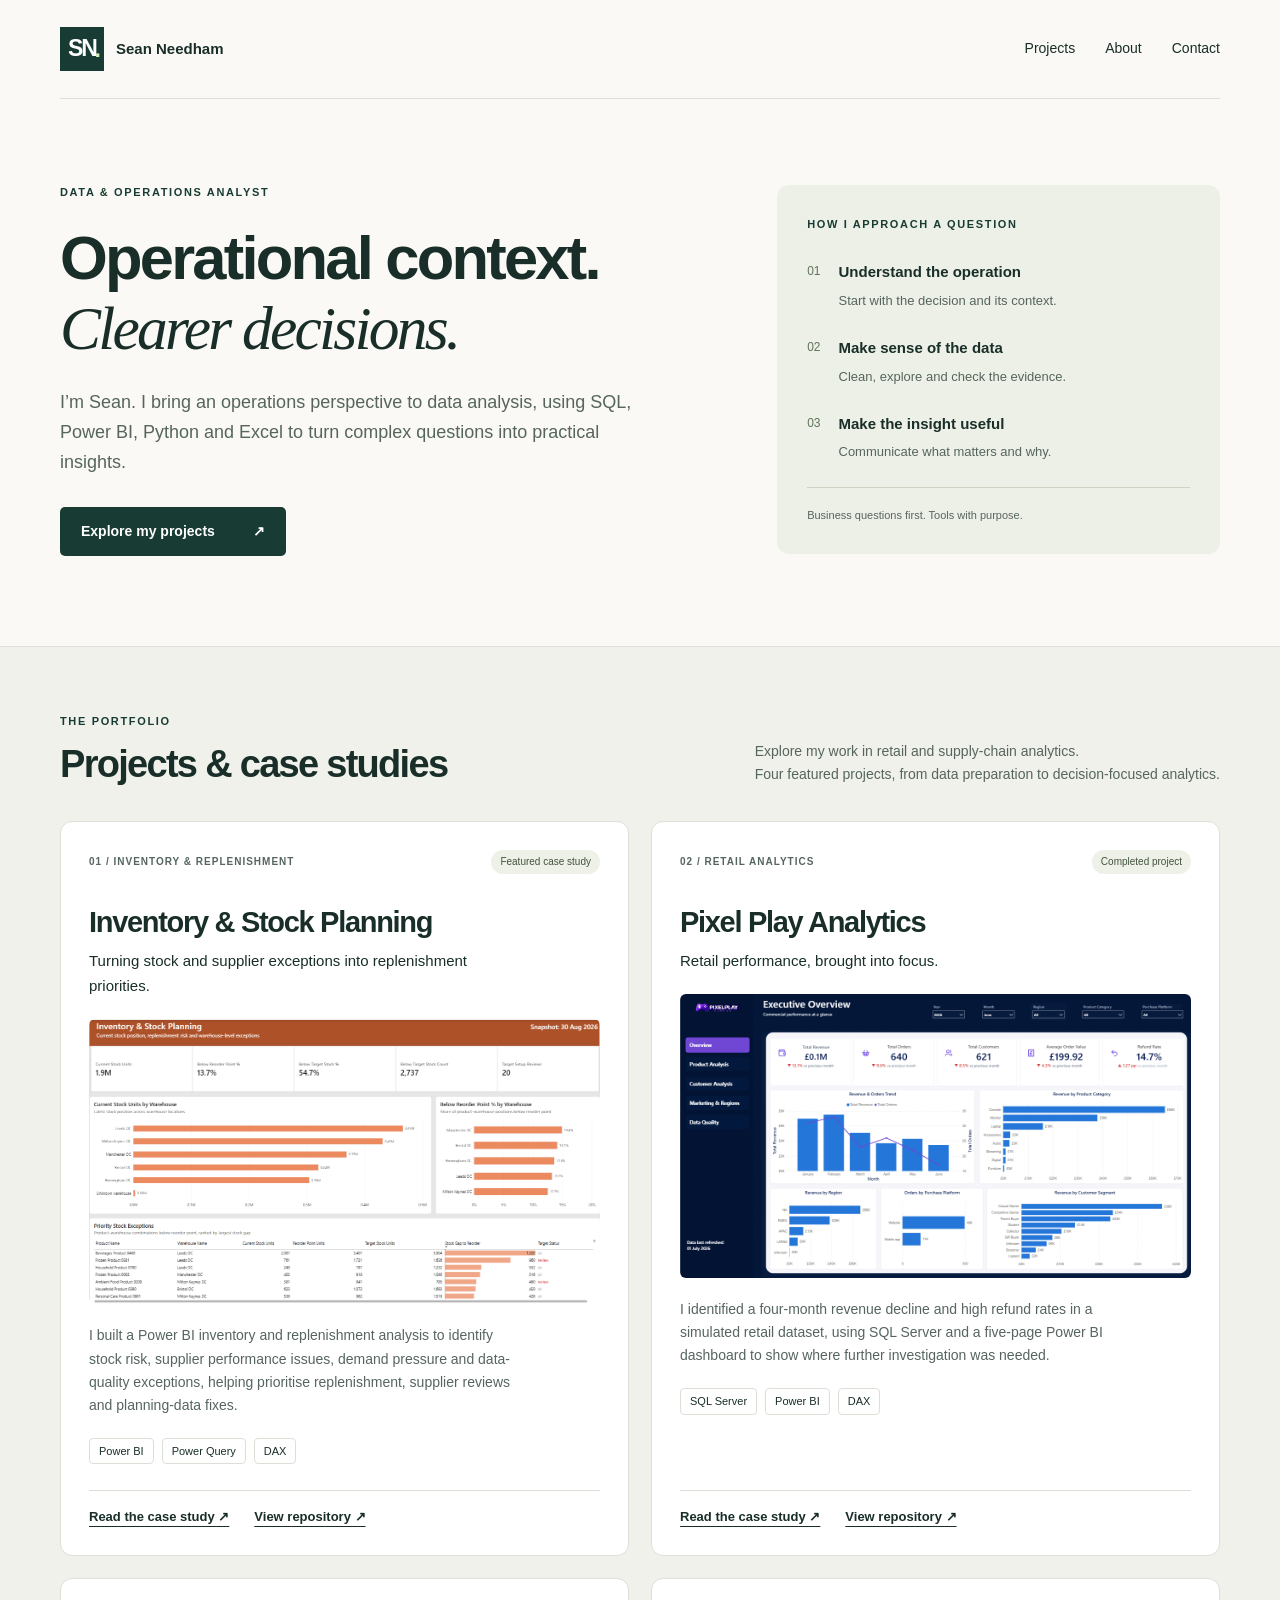
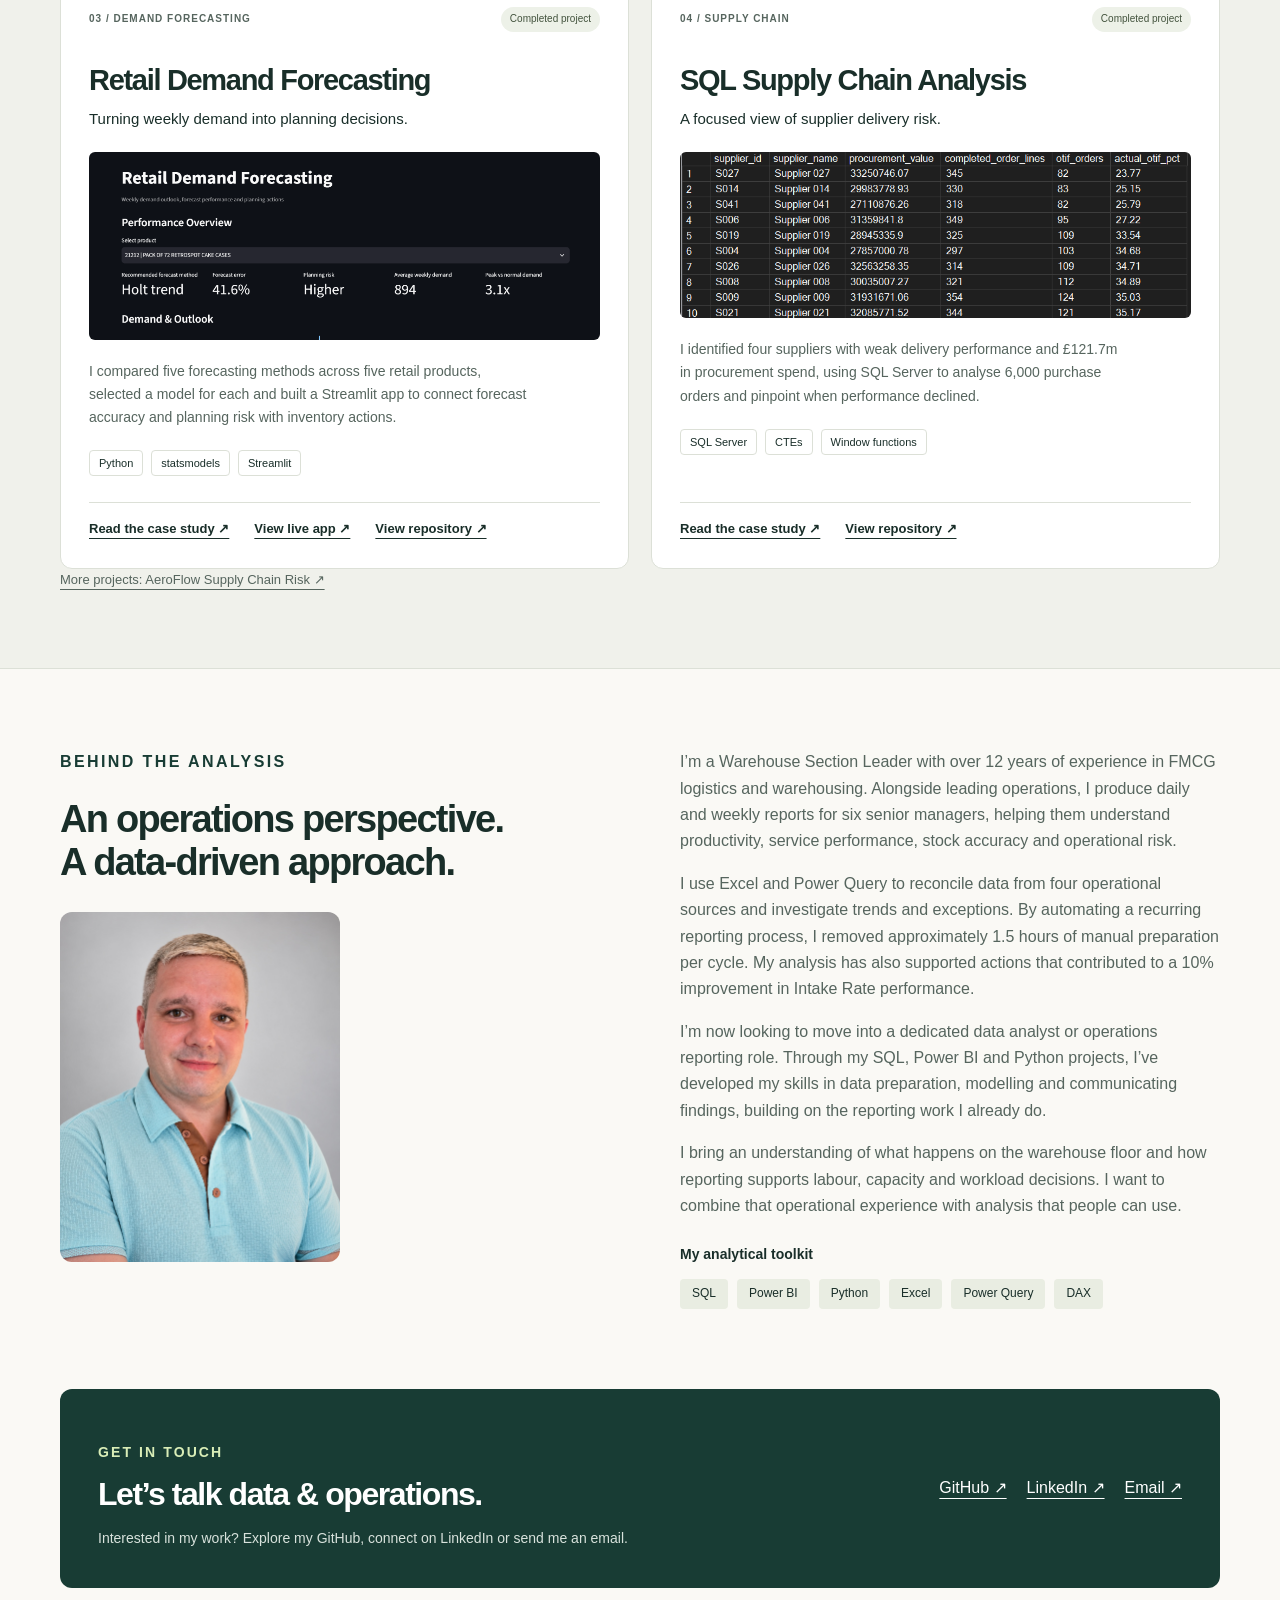
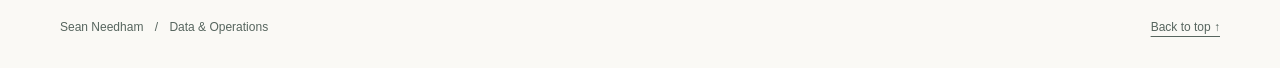
<file: index.html>
<!doctype html>
<html lang="en">
<head>
  <meta charset="utf-8">
  <meta name="viewport" content="width=device-width, initial-scale=1">
  <title>Sean Needham | Data &amp; Operations Analyst</title>
  <meta name="description" content="Sean Needham's data and operations analytics portfolio. Projects exploring SQL, Power BI, Python and operational decision-making.">
  <meta name="theme-color" content="#183c34">
  <link rel="icon" href="assets/favicon.svg" type="image/svg+xml">
  <link rel="stylesheet" href="styles.css?v=portrait-1">
</head>
<body>
  <a class="skip" href="#main">Skip to content</a>
  <header class="header wrap">
    <a class="brand" href="./" aria-label="Sean Needham home"><span class="monogram" aria-hidden="true">SN<span>.</span></span><span>Sean Needham</span></a>
    <nav aria-label="Main navigation"><a href="#projects">Projects</a><a href="#about">About</a><a href="#contact">Contact</a></nav>
  </header>
  <main id="main">
    <section class="hero wrap" aria-labelledby="intro-title">
      <div>
        <p class="eyebrow">Data &amp; Operations Analyst</p>
        <h1 id="intro-title">Operational context.<br><em>Clearer decisions.</em></h1>
        <!-- EDIT: Confirm this positioning and add verified experience details. -->
        <p class="intro">I’m Sean. I bring an operations perspective to data analysis, using SQL, Power BI, Python and Excel to turn complex questions into practical insights.</p>
        <a class="button" href="#projects">Explore my projects <span aria-hidden="true">↗</span></a>
      </div>
      <aside class="approach" aria-label="My analytical approach">
        <p class="eyebrow">How I approach a question</p>
        <ol><li><span>01</span><div><strong>Understand the operation</strong><p>Start with the decision and its context.</p></div></li><li><span>02</span><div><strong>Make sense of the data</strong><p>Clean, explore and check the evidence.</p></div></li><li><span>03</span><div><strong>Make the insight useful</strong><p>Communicate what matters and why.</p></div></li></ol>
        <p class="approach-note">Business questions first. Tools with purpose.</p>
      </aside>
    </section>
    <section id="projects" class="projects section" aria-labelledby="projects-title">
      <div class="wrap">
        <div class="section-heading"><div><p class="eyebrow">The portfolio</p><h2 id="projects-title">Projects &amp; case studies</h2></div><p>Explore my work in retail and supply-chain analytics.<br>Four featured projects, from data preparation to decision-focused analytics.</p></div>
        <!-- PROJECT CARDS: Replace draft copy with verified work. Add real repository links inside each details element. -->
        <div class="project-grid">
          <article class="card">
            <div class="card-top"><span class="project-number">01 / INVENTORY &amp; REPLENISHMENT</span><span class="status">Featured case study</span></div>
            <h3>Inventory &amp; Stock Planning</h3><p class="project-subtitle">Turning stock and supplier exceptions into replenishment priorities.</p>
            <a class="project-preview" href="inventory-stock-planning.html"><img src="assets/inventory/01_inventory_stock_planning.png" alt="Inventory &amp; Stock Planning Power BI dashboard — open the case study" loading="lazy"></a>
            <p>I built a Power BI inventory and replenishment analysis to identify stock risk, supplier performance issues, demand pressure and data-quality exceptions, helping prioritise replenishment, supplier reviews and planning-data fixes.</p>
            <ul class="tags" aria-label="Tools"><li>Power BI</li><li>Power Query</li><li>DAX</li></ul>
            <div class="project-actions"><a href="inventory-stock-planning.html">Read the case study ↗</a><a href="https://github.com/SeanNeedham/inventory-stock-planning-power-bi">View repository ↗</a></div>
          </article>
          <article class="card">
            <div class="card-top"><span class="project-number">02 / RETAIL ANALYTICS</span><span class="status">Completed project</span></div>
            <h3>Pixel Play Analytics</h3><p class="project-subtitle">Retail performance, brought into focus.</p>
            <a class="project-preview" href="pixel-play.html"><img src="assets/pixel-play/executive-overview.png" alt="Pixel Play executive dashboard — open the case study" width="1198" height="666" loading="lazy"></a>
            <p>I identified a four-month revenue decline and high refund rates in a simulated retail dataset, using SQL Server and a five-page Power BI dashboard to show where further investigation was needed.</p>
            <ul class="tags" aria-label="Tools"><li>SQL Server</li><li>Power BI</li><li>DAX</li></ul>
            <div class="project-actions"><a href="pixel-play.html">Read the case study ↗</a><a href="https://github.com/SeanNeedham/PixelPlay-Analytics">View repository ↗</a></div>
          </article>
          <article class="card">
            <div class="card-top"><span class="project-number">03 / DEMAND FORECASTING</span><span class="status">Completed project</span></div>
            <h3>Retail Demand Forecasting</h3><p class="project-subtitle">Turning weekly demand into planning decisions.</p>
            <a class="project-preview" href="demand-forecasting.html"><img src="assets/streamlit_dashboard.png" alt="Retail Demand Forecasting dashboard — open the case study" loading="lazy"></a>
            <p>I compared five forecasting methods across five retail products, selected a model for each and built a Streamlit app to connect forecast accuracy and planning risk with inventory actions.</p>
            <ul class="tags" aria-label="Tools"><li>Python</li><li>statsmodels</li><li>Streamlit</li></ul>
            <div class="project-actions"><a href="demand-forecasting.html">Read the case study ↗</a><a href="https://demand-forecasting-retail-kg5mko7xnqxbjmzgcffz5y.streamlit.app/">View live app ↗</a><a href="https://github.com/SeanNeedham/demand-forecasting-retail">View repository ↗</a></div>
          </article>
          <article class="card"><div class="card-top"><span class="project-number">04 / SUPPLY CHAIN</span><span class="status">Completed project</span></div><h3>SQL Supply Chain Analysis</h3><p class="project-subtitle">A focused view of supplier delivery risk.</p><a class="project-preview" href="sql-supply-chain.html"><img src="assets/sql-supply-chain/lowest_supplier_otif.png" alt="SQL supplier OTIF results — open the case study" loading="lazy"></a><p>I identified four suppliers with weak delivery performance and £121.7m in procurement spend, using SQL Server to analyse 6,000 purchase orders and pinpoint when performance declined.</p><ul class="tags" aria-label="Tools and skills"><li>SQL Server</li><li>CTEs</li><li>Window functions</li></ul><div class="project-actions"><a href="sql-supply-chain.html">Read the case study ↗</a><a href="https://github.com/SeanNeedham/sql-supply-chain-analysis">View repository ↗</a></div></article>
        </div>
        <p class="case-note"><a href="aeroflow.html">More projects: AeroFlow Supply Chain Risk ↗</a></p>
      </div>
    </section>
    <section id="about" class="about section wrap" aria-labelledby="about-title">
      <div><p class="eyebrow">Behind the analysis</p><h2 id="about-title">An operations perspective.<br>A data-driven approach.</h2><img class="about-portrait" src="assets/sean-needham.jpg" alt="Sean Needham" width="1122" height="1402" loading="lazy"></div>
      <div><p>I’m a Warehouse Section Leader with over 12 years of experience in FMCG logistics and warehousing. Alongside leading operations, I produce daily and weekly reports for six senior managers, helping them understand productivity, service performance, stock accuracy and operational risk.</p><p>I use Excel and Power Query to reconcile data from four operational sources and investigate trends and exceptions. By automating a recurring reporting process, I removed approximately 1.5 hours of manual preparation per cycle. My analysis has also supported actions that contributed to a 10% improvement in Intake Rate performance.</p><p>I’m now looking to move into a dedicated data analyst or operations reporting role. Through my SQL, Power BI and Python projects, I’ve developed my skills in data preparation, modelling and communicating findings, building on the reporting work I already do.</p><p>I bring an understanding of what happens on the warehouse floor and how reporting supports labour, capacity and workload decisions. I want to combine that operational experience with analysis that people can use.</p>
        <h3 class="skills-title">My analytical toolkit</h3><ul class="skills"><li>SQL</li><li>Power BI</li><li>Python</li><li>Excel</li><li>Power Query</li><li>DAX</li></ul>
      </div>
    </section>
    <section id="contact" class="contact wrap" aria-labelledby="contact-title"><div><p class="eyebrow">Get in touch</p><h2 id="contact-title">Let’s talk data &amp; operations.</h2><p>Interested in my work? Explore my GitHub, connect on LinkedIn or send me an email.</p></div>
      <!-- EDIT: Keep these profile and email links up to date. -->
      <div class="contact-links"><a href="https://github.com/SeanNeedham">GitHub ↗</a><a href="https://www.linkedin.com/in/seanneedhamuk/">LinkedIn ↗</a><a href="mailto:Sean_Needham@outlook.com">Email ↗</a></div>
    </section>
  </main>
  <footer class="footer wrap"><span>Sean Needham <span aria-hidden="true">/</span> Data &amp; Operations</span><a href="#main">Back to top ↑</a></footer>
</body>
</html>
</file>
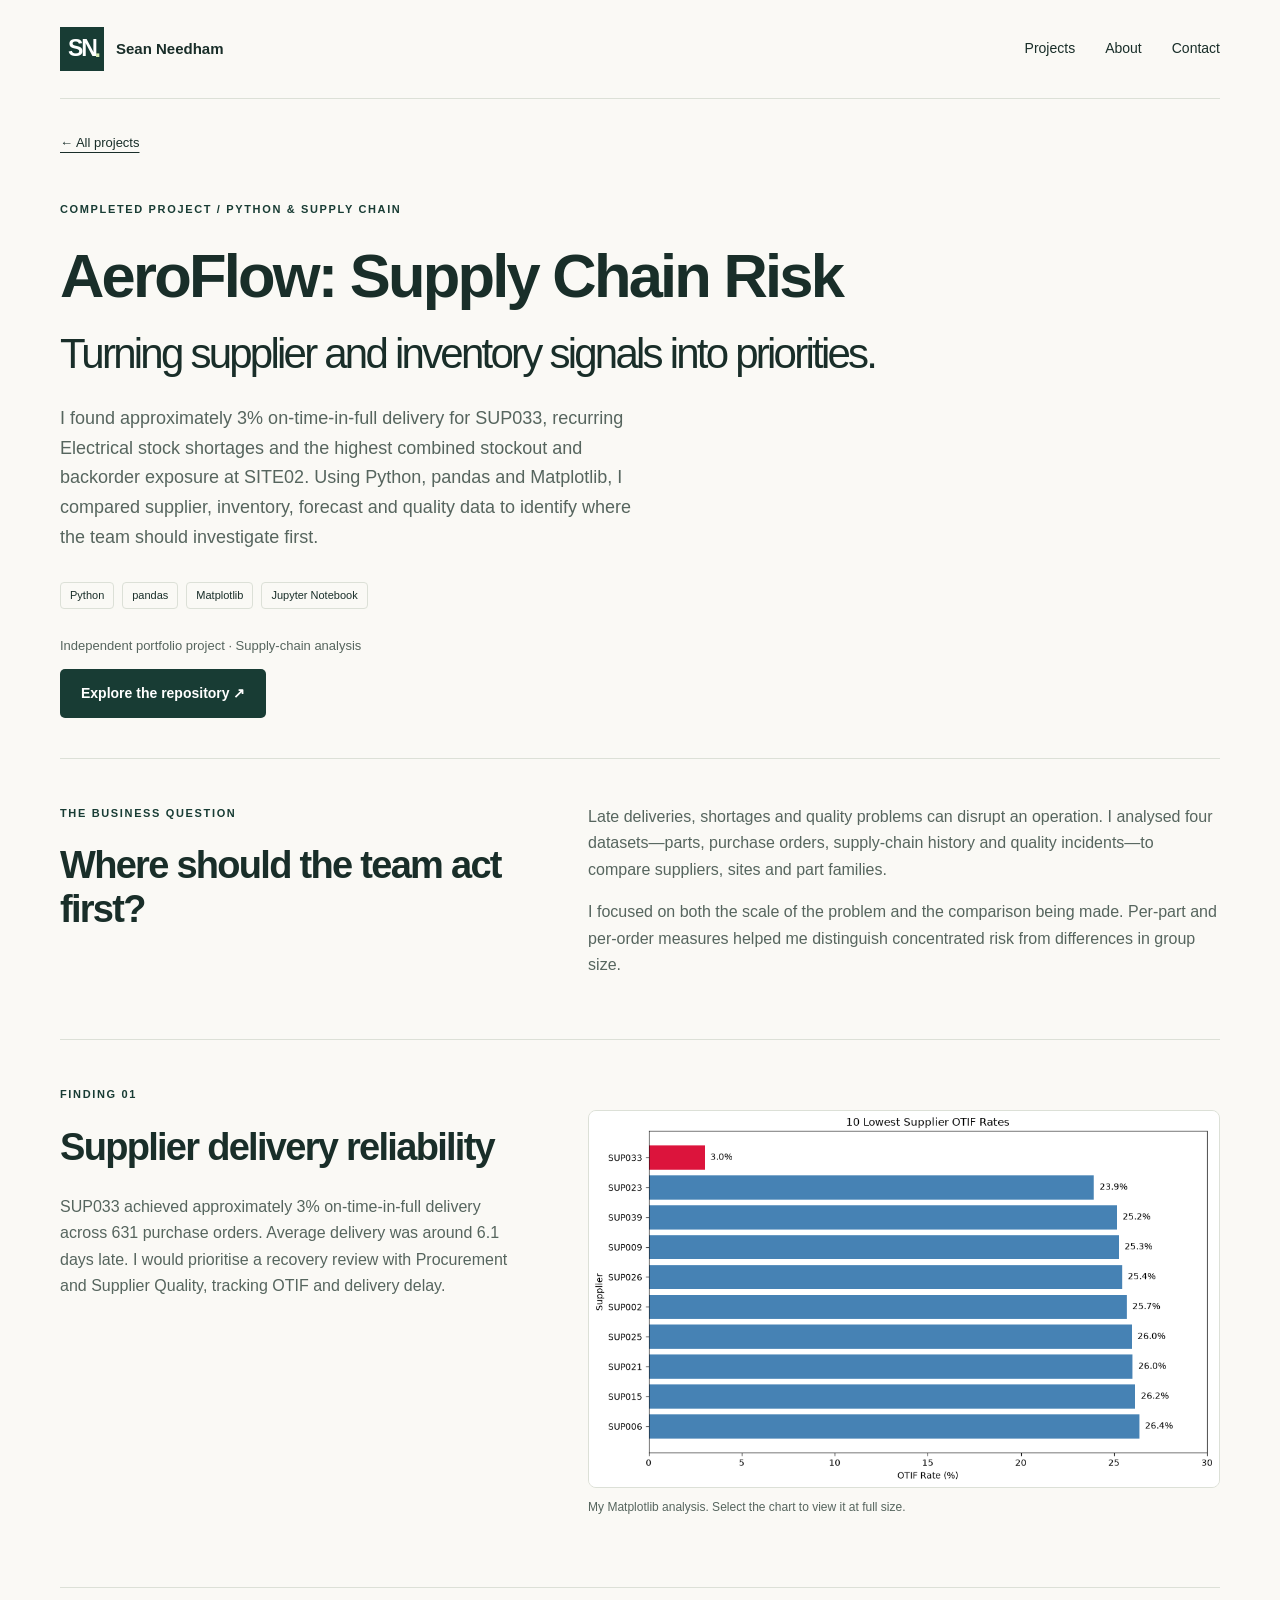
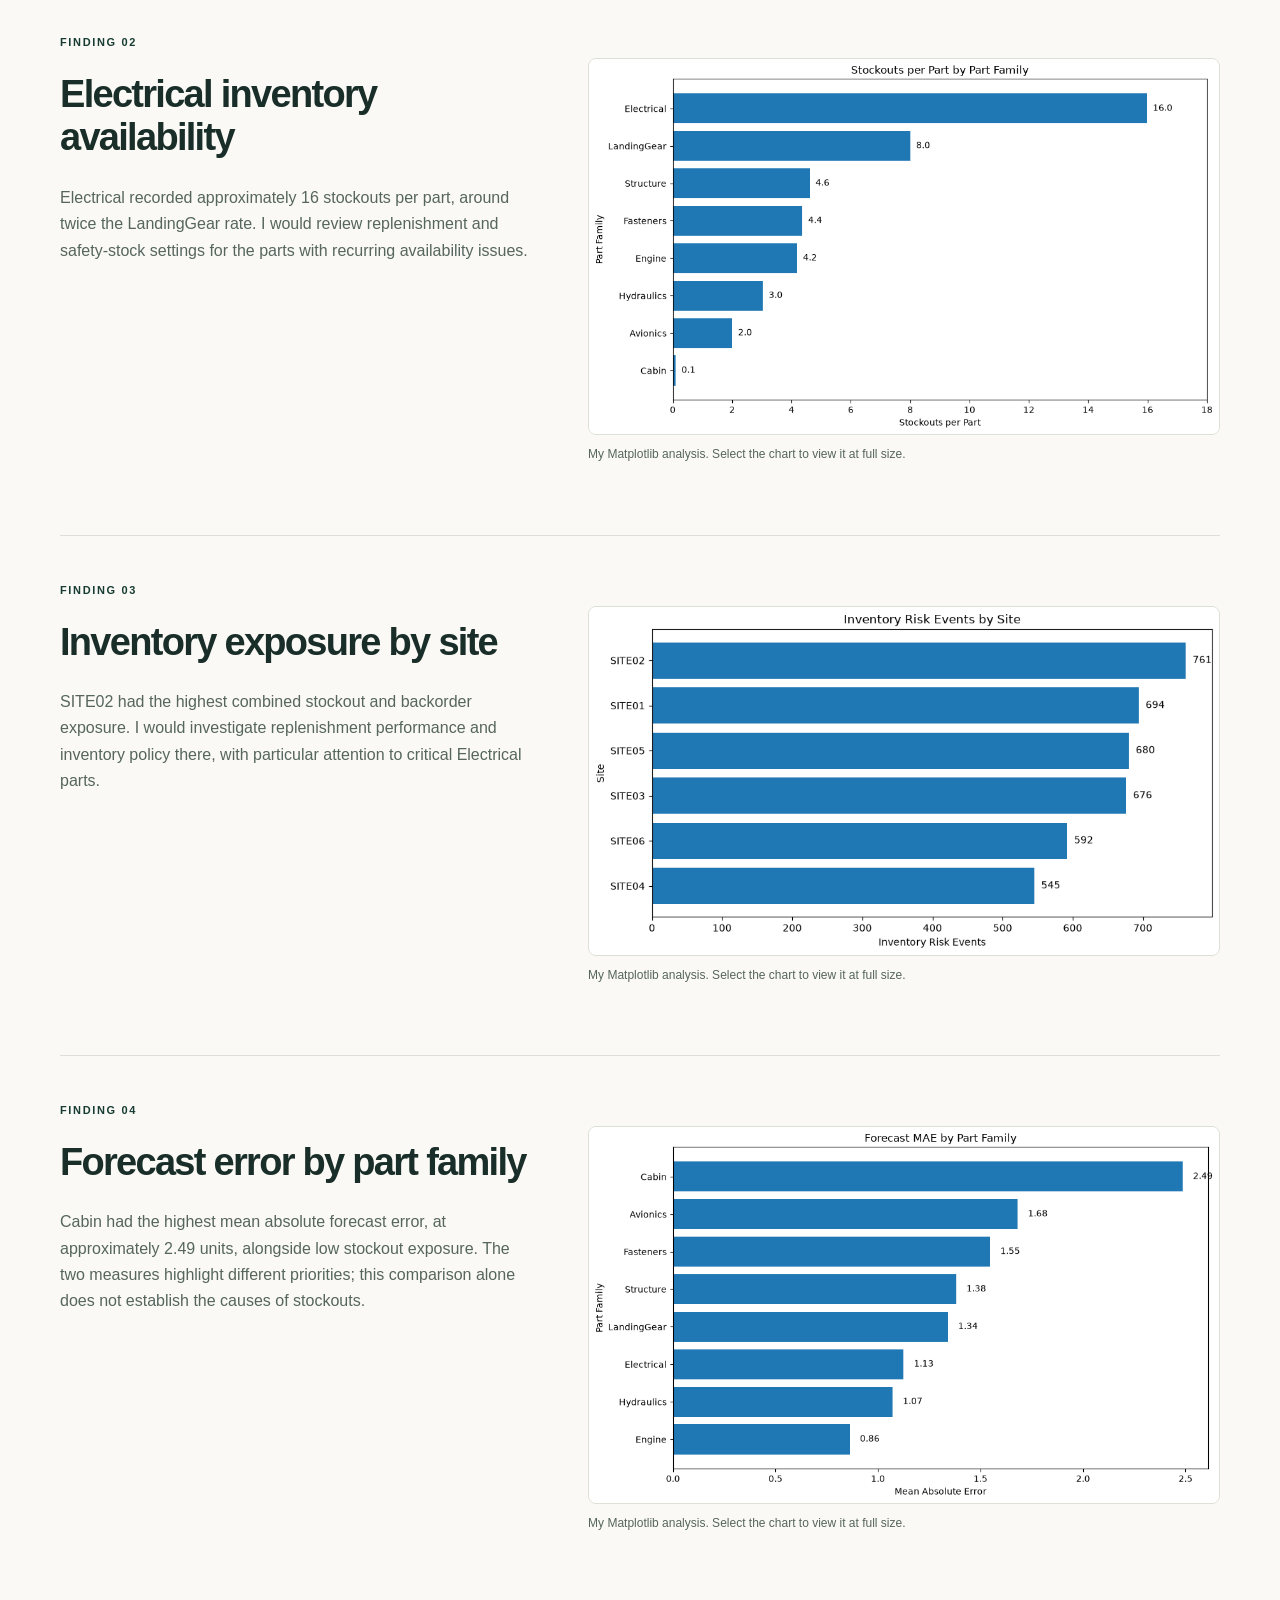
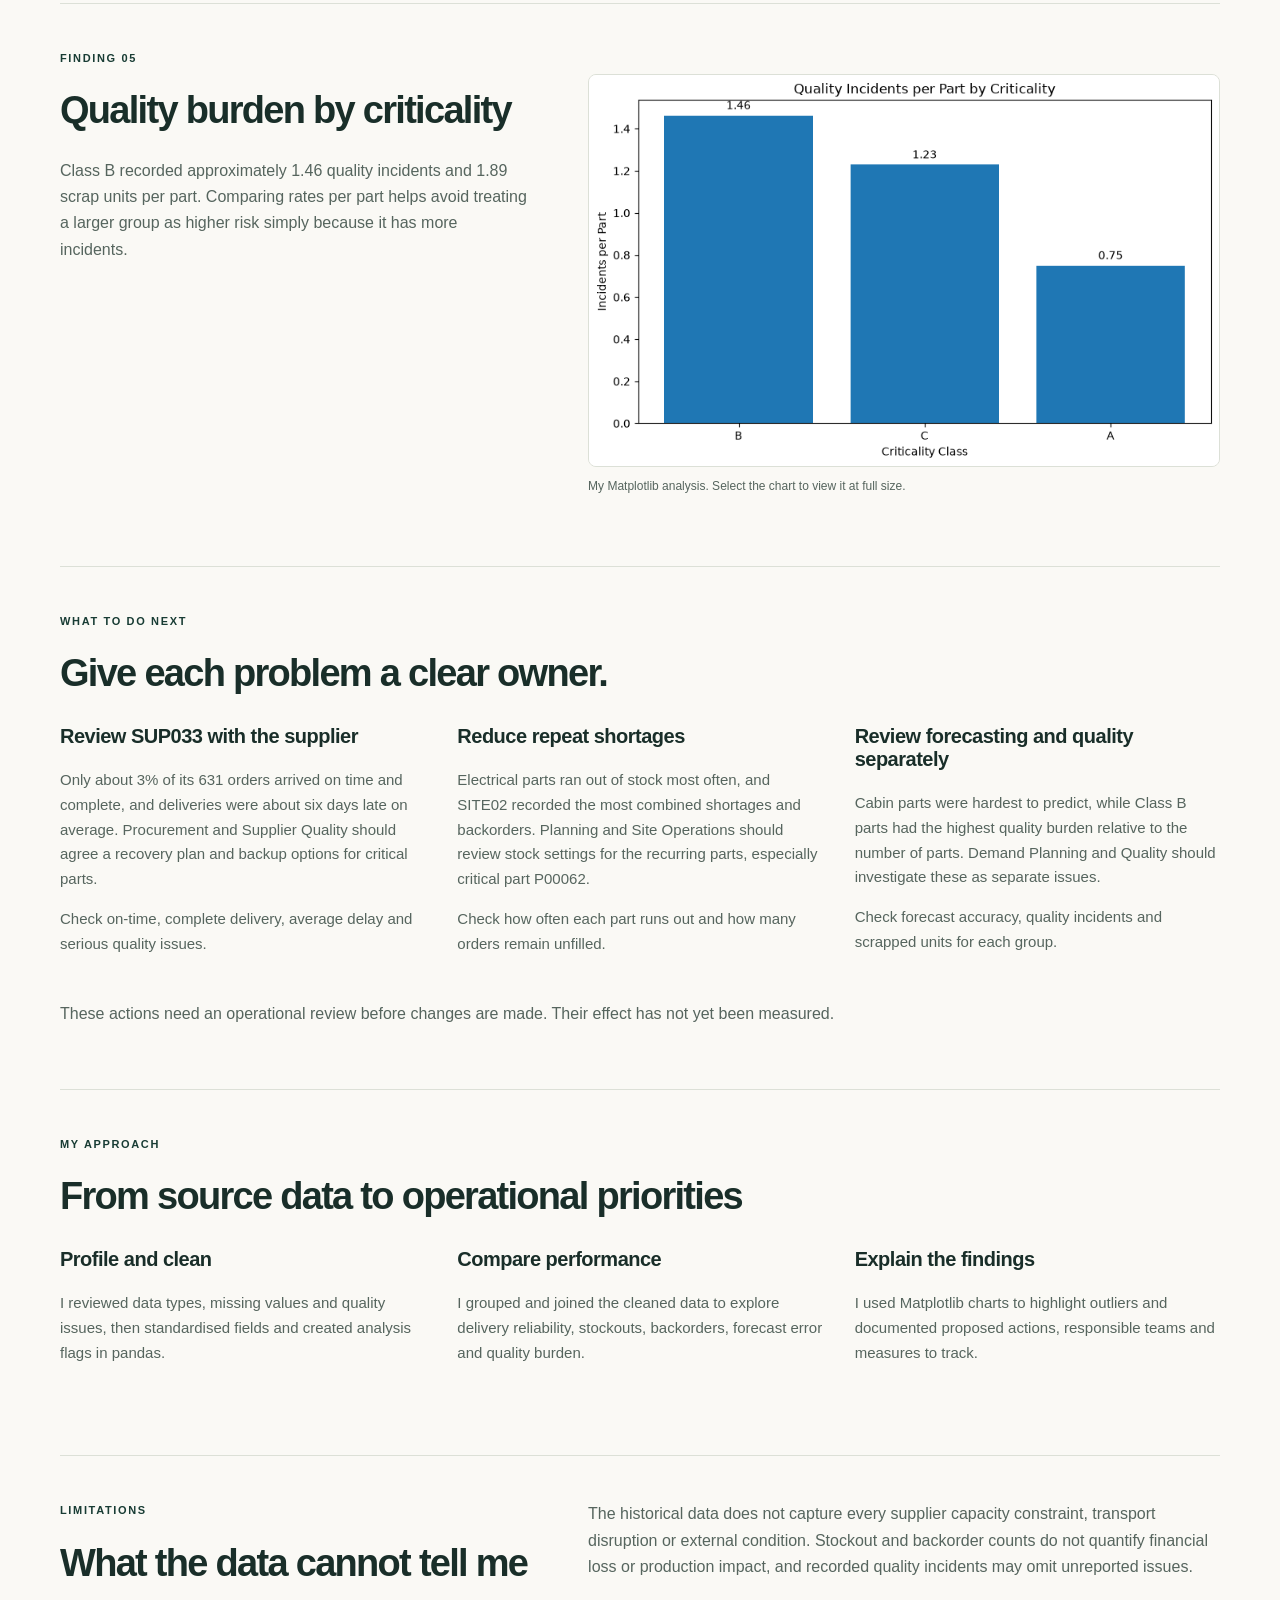
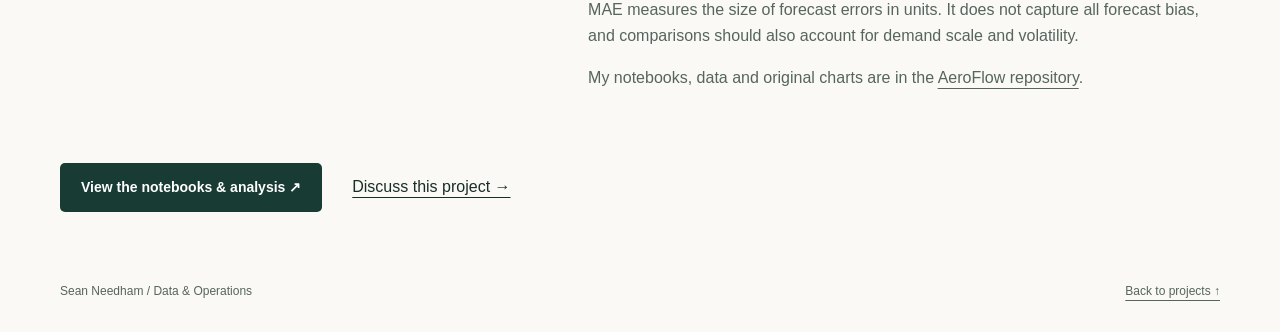
<file: aeroflow.html>
<!doctype html>
<html lang="en"><head><meta charset="utf-8"><meta name="viewport" content="width=device-width, initial-scale=1"><title>AeroFlow: Supply Chain Risk | Sean Needham</title><meta name="description" content="A Python supply-chain portfolio project exploring supplier reliability, inventory risk, forecast error and quality using pandas and Matplotlib."><link rel="icon" href="assets/favicon.svg" type="image/svg+xml"><link rel="stylesheet" href="styles.css"><meta name="theme-color" content="#183c34"></head><body><a class="skip" href="#main">Skip to content</a>
<header class="header wrap"><a class="brand" href="./" aria-label="Sean Needham home"><span class="monogram" aria-hidden="true">SN<span>.</span></span><span>Sean Needham</span></a><nav aria-label="Main navigation"><a href="index.html#projects">Projects</a><a href="index.html#about">About</a><a href="index.html#contact">Contact</a></nav></header>

<main id="main" class="case wrap"><a class="back-link" href="index.html#projects">← All projects</a>
<section class="case-intro"><p class="eyebrow">Completed project / Python &amp; supply chain</p><h1>AeroFlow: Supply Chain Risk<span class="case-tagline">Turning supplier and inventory signals into priorities.</span></h1><p class="intro">I found approximately 3% on-time-in-full delivery for SUP033, recurring Electrical stock shortages and the highest combined stockout and backorder exposure at SITE02. Using Python, pandas and Matplotlib, I compared supplier, inventory, forecast and quality data to identify where the team should investigate first.</p><ul class="tags" aria-label="Tools"><li>Python</li><li>pandas</li><li>Matplotlib</li><li>Jupyter Notebook</li></ul><p class="case-note">Independent portfolio project · Supply-chain analysis</p><a class="button" href="https://github.com/SeanNeedham/AeroFlow-Supply-Chain-Analytics">Explore the repository ↗</a></section>
<section class="case-section case-columns"><div><p class="eyebrow">The business question</p><h2>Where should the team act first?</h2></div><div><p>Late deliveries, shortages and quality problems can disrupt an operation. I analysed four datasets—parts, purchase orders, supply-chain history and quality incidents—to compare suppliers, sites and part families.</p><p>I focused on both the scale of the problem and the comparison being made. Per-part and per-order measures helped me distinguish concentrated risk from differences in group size.</p></div></section>
<section class="case-section case-columns"><div><p class="eyebrow">Finding 01</p><h2>Supplier delivery reliability</h2><p>SUP033 achieved approximately 3% on-time-in-full delivery across 631 purchase orders. Average delivery was around 6.1 days late. I would prioritise a recovery review with Procurement and Supplier Quality, tracking OTIF and delivery delay.</p></div><figure class="case-figure"><a href="assets/aeroflow/supplier_otif.png"><img src="assets/aeroflow/supplier_otif.png" alt="Supplier delivery reliability chart" loading="lazy"></a><figcaption>My Matplotlib analysis. Select the chart to view it at full size.</figcaption></figure></section>
<section class="case-section case-columns"><div><p class="eyebrow">Finding 02</p><h2>Electrical inventory availability</h2><p>Electrical recorded approximately 16 stockouts per part, around twice the LandingGear rate. I would review replenishment and safety-stock settings for the parts with recurring availability issues.</p></div><figure class="case-figure"><a href="assets/aeroflow/stockouts_by_family.png"><img src="assets/aeroflow/stockouts_by_family.png" alt="Electrical inventory availability chart" loading="lazy"></a><figcaption>My Matplotlib analysis. Select the chart to view it at full size.</figcaption></figure></section>
<section class="case-section case-columns"><div><p class="eyebrow">Finding 03</p><h2>Inventory exposure by site</h2><p>SITE02 had the highest combined stockout and backorder exposure. I would investigate replenishment performance and inventory policy there, with particular attention to critical Electrical parts.</p></div><figure class="case-figure"><a href="assets/aeroflow/inventory_risk_by_site.png"><img src="assets/aeroflow/inventory_risk_by_site.png" alt="Inventory exposure by site chart" loading="lazy"></a><figcaption>My Matplotlib analysis. Select the chart to view it at full size.</figcaption></figure></section>
<section class="case-section case-columns"><div><p class="eyebrow">Finding 04</p><h2>Forecast error by part family</h2><p>Cabin had the highest mean absolute forecast error, at approximately 2.49 units, alongside low stockout exposure. The two measures highlight different priorities; this comparison alone does not establish the causes of stockouts.</p></div><figure class="case-figure"><a href="assets/aeroflow/forecast_mae_by_family.png"><img src="assets/aeroflow/forecast_mae_by_family.png" alt="Forecast error by part family chart" loading="lazy"></a><figcaption>My Matplotlib analysis. Select the chart to view it at full size.</figcaption></figure></section>
<section class="case-section case-columns"><div><p class="eyebrow">Finding 05</p><h2>Quality burden by criticality</h2><p>Class B recorded approximately 1.46 quality incidents and 1.89 scrap units per part. Comparing rates per part helps avoid treating a larger group as higher risk simply because it has more incidents.</p></div><figure class="case-figure"><a href="assets/aeroflow/quality_by_criticality.png"><img src="assets/aeroflow/quality_by_criticality.png" alt="Quality burden by criticality chart" loading="lazy"></a><figcaption>My Matplotlib analysis. Select the chart to view it at full size.</figcaption></figure></section>
<section class="case-section"><p class="eyebrow">What to do next</p><h2>Give each problem a clear owner.</h2><div class="method-grid"><div><h3>Review SUP033 with the supplier</h3><p>Only about 3% of its 631 orders arrived on time and complete, and deliveries were about six days late on average. Procurement and Supplier Quality should agree a recovery plan and backup options for critical parts.</p><p>Check on-time, complete delivery, average delay and serious quality issues.</p></div><div><h3>Reduce repeat shortages</h3><p>Electrical parts ran out of stock most often, and SITE02 recorded the most combined shortages and backorders. Planning and Site Operations should review stock settings for the recurring parts, especially critical part P00062.</p><p>Check how often each part runs out and how many orders remain unfilled.</p></div><div><h3>Review forecasting and quality separately</h3><p>Cabin parts were hardest to predict, while Class B parts had the highest quality burden relative to the number of parts. Demand Planning and Quality should investigate these as separate issues.</p><p>Check forecast accuracy, quality incidents and scrapped units for each group.</p></div></div><p>These actions need an operational review before changes are made. Their effect has not yet been measured.</p></section>
<section class="case-section"><p class="eyebrow">My approach</p><h2>From source data to operational priorities</h2><div class="method-grid"><div><h3>Profile and clean</h3><p>I reviewed data types, missing values and quality issues, then standardised fields and created analysis flags in pandas.</p></div><div><h3>Compare performance</h3><p>I grouped and joined the cleaned data to explore delivery reliability, stockouts, backorders, forecast error and quality burden.</p></div><div><h3>Explain the findings</h3><p>I used Matplotlib charts to highlight outliers and documented proposed actions, responsible teams and measures to track.</p></div></div></section>






<section class="case-section case-columns"><div><p class="eyebrow">Limitations</p><h2>What the data cannot tell me</h2></div><div><p>The historical data does not capture every supplier capacity constraint, transport disruption or external condition. Stockout and backorder counts do not quantify financial loss or production impact, and recorded quality incidents may omit unreported issues.</p><p>MAE measures the size of forecast errors in units. It does not capture all forecast bias, and comparisons should also account for demand scale and volatility.</p><p>My notebooks, data and original charts are in the <a href="https://github.com/SeanNeedham/AeroFlow-Supply-Chain-Analytics">AeroFlow repository</a>.</p></div></section>
<div class="case-end"><a class="button" href="https://github.com/SeanNeedham/AeroFlow-Supply-Chain-Analytics">View the notebooks &amp; analysis ↗</a><a href="index.html#contact">Discuss this project →</a></div></main><footer class="footer wrap"><span>Sean Needham / Data &amp; Operations</span><a href="index.html#projects">Back to projects ↑</a></footer>
</body></html>
</file>
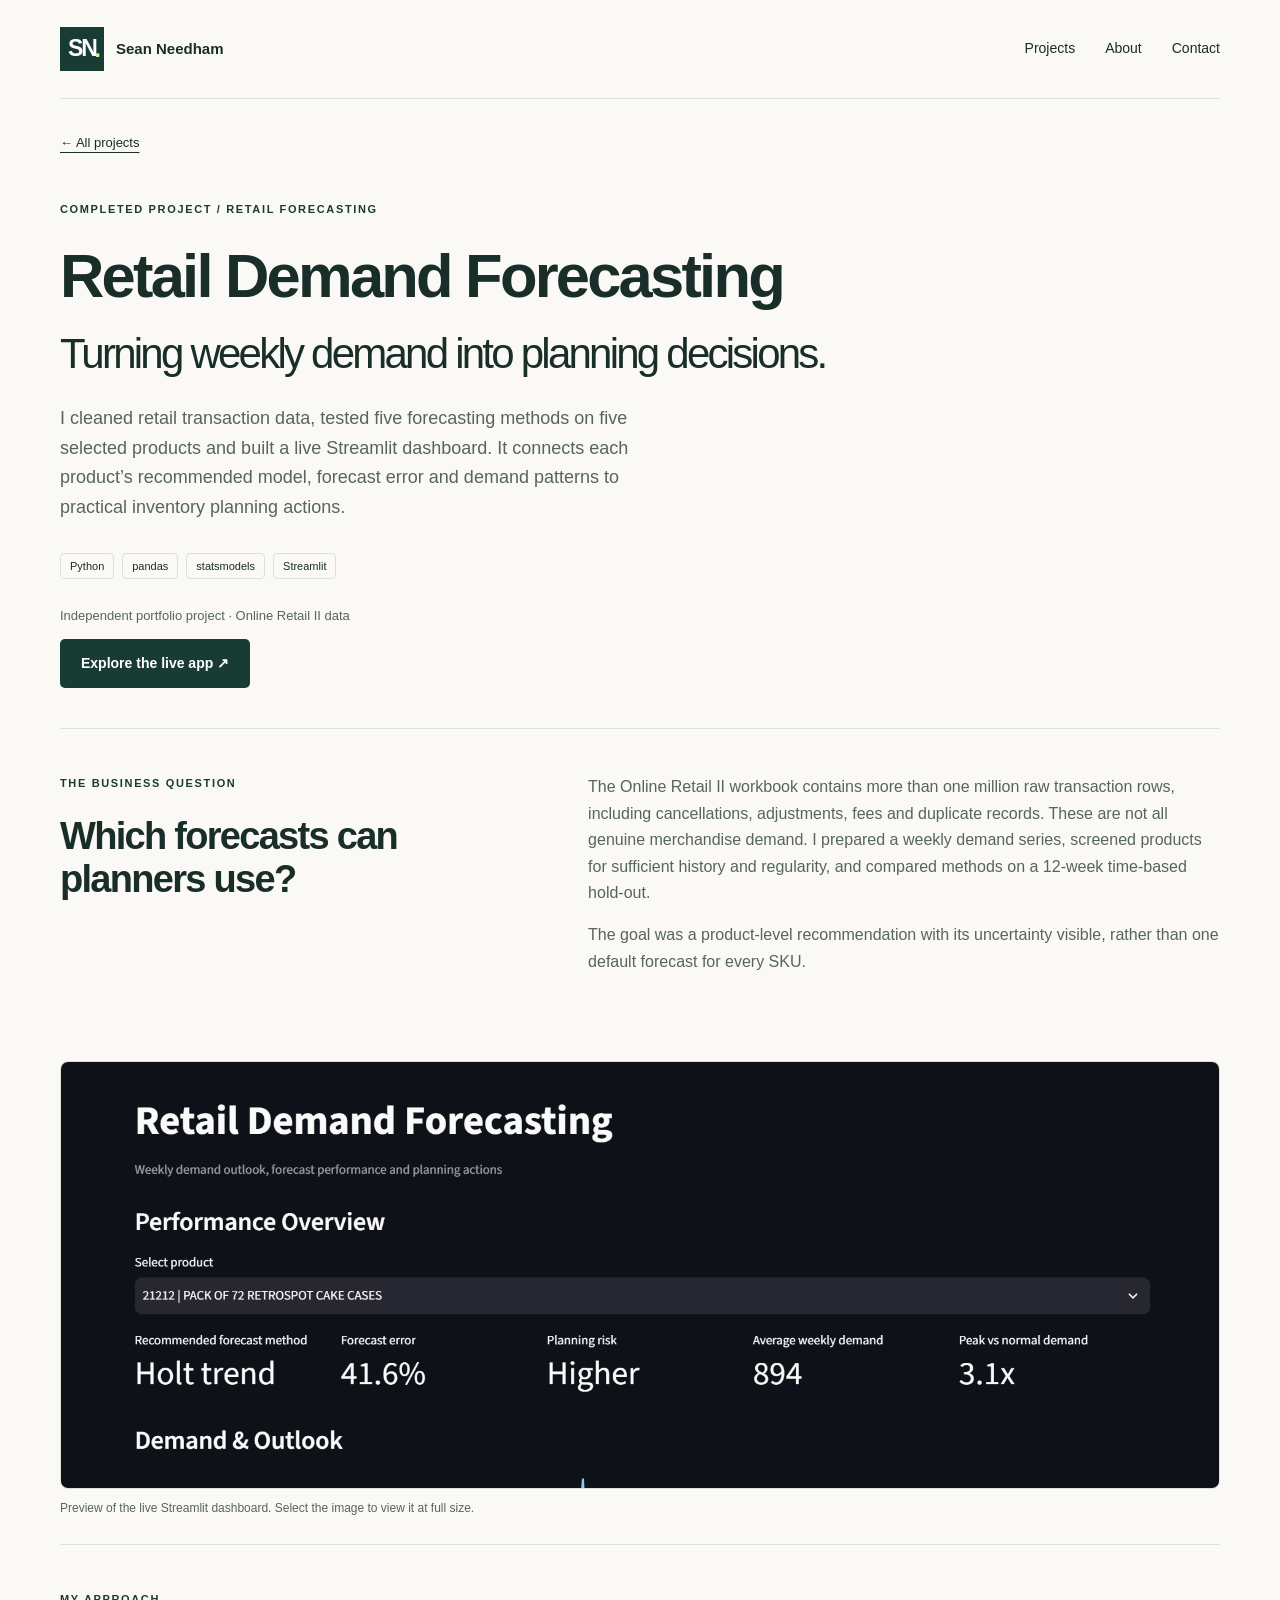
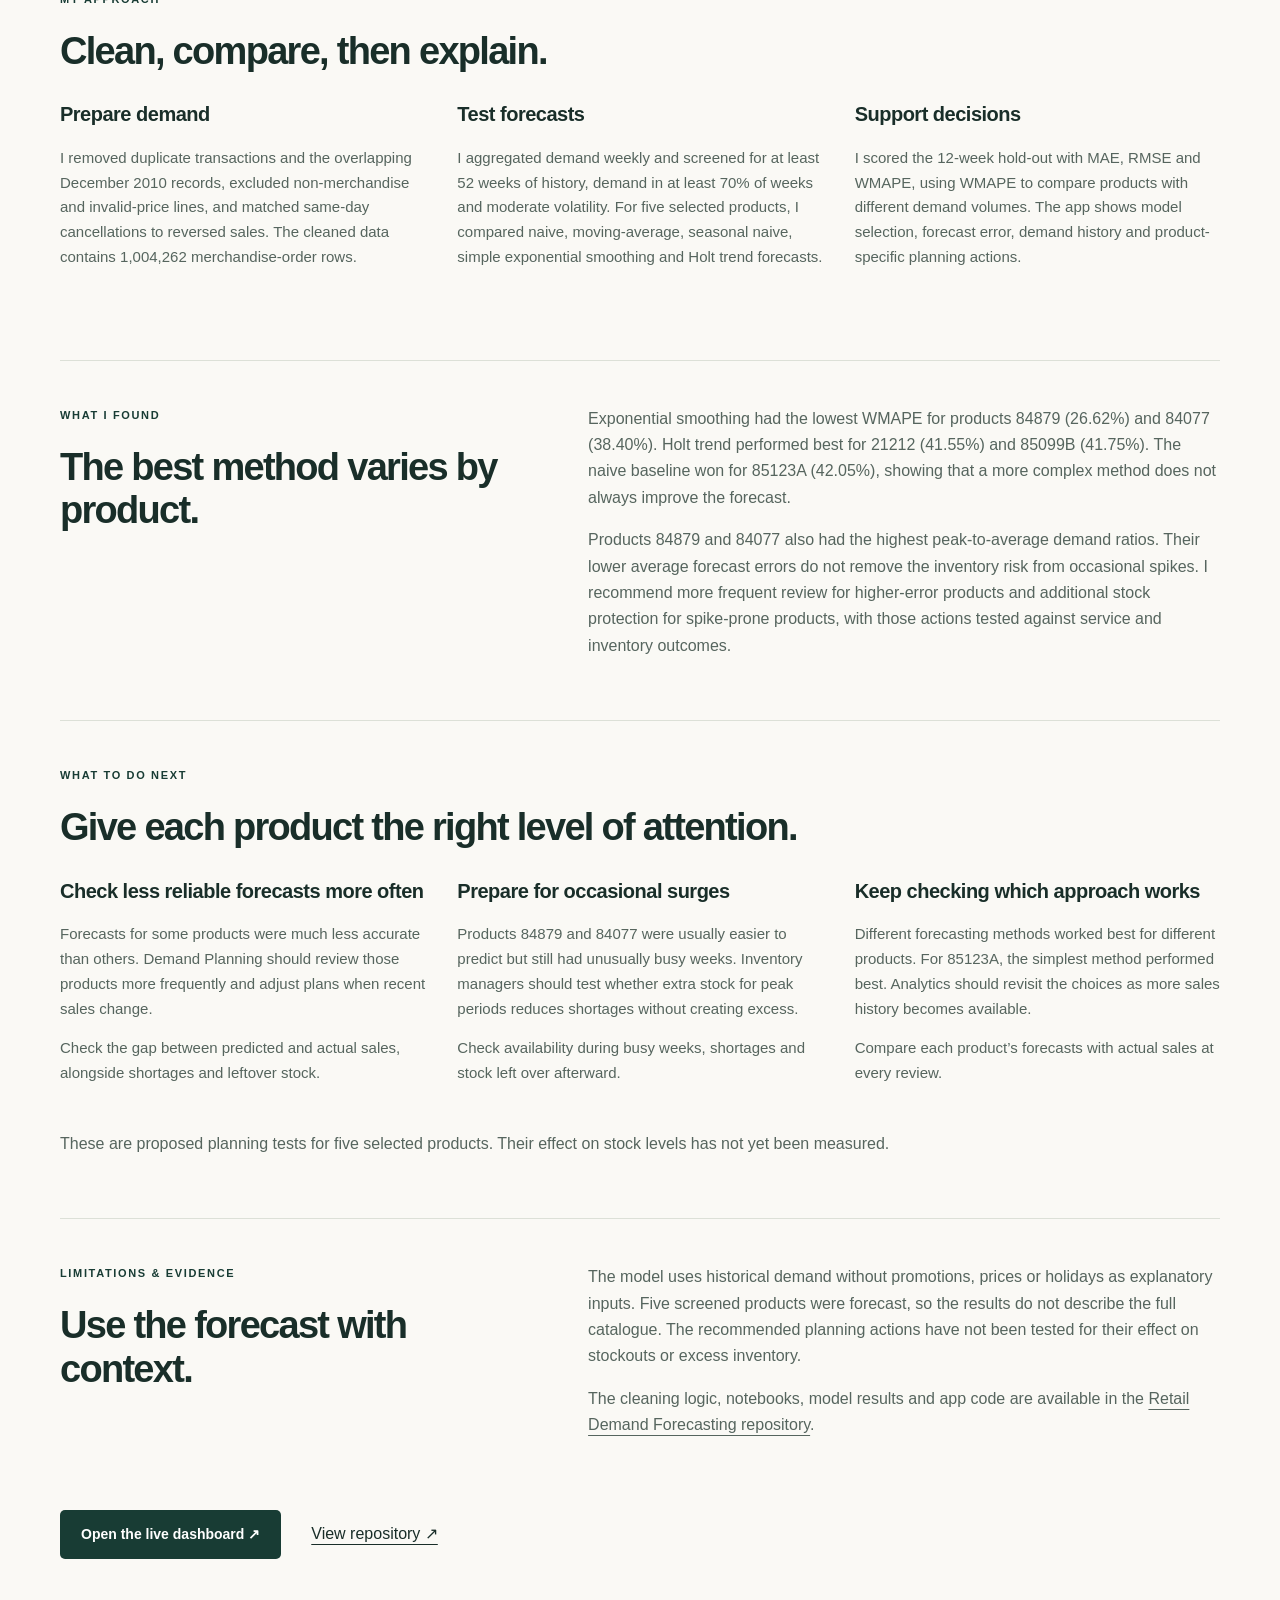
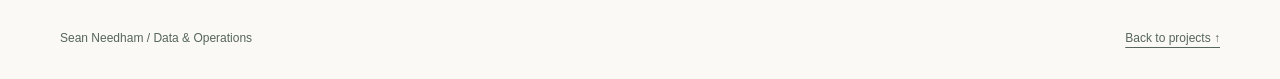
<file: demand-forecasting.html>
<!doctype html>
<html lang="en">
<head><meta charset="utf-8"><meta name="viewport" content="width=device-width, initial-scale=1"><title>Retail Demand Forecasting | Sean Needham</title><meta name="description" content="A retail demand forecasting case study: transaction cleaning, weekly SKU forecasts, model comparison and a live Streamlit app for inventory planning."><link rel="icon" href="assets/favicon.svg" type="image/svg+xml"><link rel="stylesheet" href="styles.css"><meta name="theme-color" content="#183c34"></head>
<body>
<a class="skip" href="#main">Skip to content</a>
<header class="header wrap"><a class="brand" href="./" aria-label="Sean Needham home"><span class="monogram" aria-hidden="true">SN<span>.</span></span><span>Sean Needham</span></a><nav aria-label="Main navigation"><a href="index.html#projects">Projects</a><a href="index.html#about">About</a><a href="index.html#contact">Contact</a></nav></header>
<main id="main" class="case wrap">
  <a class="back-link" href="index.html#projects">← All projects</a>
  <section class="case-intro" aria-labelledby="case-title"><p class="eyebrow">Completed project / Retail forecasting</p><h1 id="case-title">Retail Demand Forecasting<span class="case-tagline">Turning weekly demand into planning decisions.</span></h1><p class="intro">I cleaned retail transaction data, tested five forecasting methods on five selected products and built a live Streamlit dashboard. It connects each product’s recommended model, forecast error and demand patterns to practical inventory planning actions.</p><ul class="tags" aria-label="Tools"><li>Python</li><li>pandas</li><li>statsmodels</li><li>Streamlit</li></ul><p class="case-note">Independent portfolio project · Online Retail II data</p><a class="button" href="https://demand-forecasting-retail-kg5mko7xnqxbjmzgcffz5y.streamlit.app/">Explore the live app ↗</a></section>
  <section class="case-section case-columns"><div><p class="eyebrow">The business question</p><h2>Which forecasts can planners use?</h2></div><div><p>The Online Retail II workbook contains more than one million raw transaction rows, including cancellations, adjustments, fees and duplicate records. These are not all genuine merchandise demand. I prepared a weekly demand series, screened products for sufficient history and regularity, and compared methods on a 12-week time-based hold-out.</p><p>The goal was a product-level recommendation with its uncertainty visible, rather than one default forecast for every SKU.</p></div></section>
  <figure class="case-figure"><a href="assets/streamlit_dashboard.png"><img src="assets/streamlit_dashboard.png" alt="Retail Demand Forecasting Streamlit dashboard showing product selection, forecast measures and planning information"></a><figcaption>Preview of the live Streamlit dashboard. Select the image to view it at full size.</figcaption></figure>
  <section class="case-section"><p class="eyebrow">My approach</p><h2>Clean, compare, then explain.</h2><div class="method-grid"><div><h3>Prepare demand</h3><p>I removed duplicate transactions and the overlapping December 2010 records, excluded non-merchandise and invalid-price lines, and matched same-day cancellations to reversed sales. The cleaned data contains 1,004,262 merchandise-order rows.</p></div><div><h3>Test forecasts</h3><p>I aggregated demand weekly and screened for at least 52 weeks of history, demand in at least 70% of weeks and moderate volatility. For five selected products, I compared naive, moving-average, seasonal naive, simple exponential smoothing and Holt trend forecasts.</p></div><div><h3>Support decisions</h3><p>I scored the 12-week hold-out with MAE, RMSE and WMAPE, using WMAPE to compare products with different demand volumes. The app shows model selection, forecast error, demand history and product-specific planning actions.</p></div></div></section>
  <section class="case-section case-columns"><div><p class="eyebrow">What I found</p><h2>The best method varies by product.</h2></div><div><p>Exponential smoothing had the lowest WMAPE for products 84879 (26.62%) and 84077 (38.40%). Holt trend performed best for 21212 (41.55%) and 85099B (41.75%). The naive baseline won for 85123A (42.05%), showing that a more complex method does not always improve the forecast.</p><p>Products 84879 and 84077 also had the highest peak-to-average demand ratios. Their lower average forecast errors do not remove the inventory risk from occasional spikes. I recommend more frequent review for higher-error products and additional stock protection for spike-prone products, with those actions tested against service and inventory outcomes.</p></div></section>
  <section class="case-section"><p class="eyebrow">What to do next</p><h2>Give each product the right level of attention.</h2><div class="method-grid"><div><h3>Check less reliable forecasts more often</h3><p>Forecasts for some products were much less accurate than others. Demand Planning should review those products more frequently and adjust plans when recent sales change.</p><p>Check the gap between predicted and actual sales, alongside shortages and leftover stock.</p></div><div><h3>Prepare for occasional surges</h3><p>Products 84879 and 84077 were usually easier to predict but still had unusually busy weeks. Inventory managers should test whether extra stock for peak periods reduces shortages without creating excess.</p><p>Check availability during busy weeks, shortages and stock left over afterward.</p></div><div><h3>Keep checking which approach works</h3><p>Different forecasting methods worked best for different products. For 85123A, the simplest method performed best. Analytics should revisit the choices as more sales history becomes available.</p><p>Compare each product’s forecasts with actual sales at every review.</p></div></div><p>These are proposed planning tests for five selected products. Their effect on stock levels has not yet been measured.</p></section>
  <section class="case-section case-columns"><div><p class="eyebrow">Limitations &amp; evidence</p><h2>Use the forecast with context.</h2></div><div><p>The model uses historical demand without promotions, prices or holidays as explanatory inputs. Five screened products were forecast, so the results do not describe the full catalogue. The recommended planning actions have not been tested for their effect on stockouts or excess inventory.</p><p>The cleaning logic, notebooks, model results and app code are available in the <a href="https://github.com/SeanNeedham/demand-forecasting-retail">Retail Demand Forecasting repository</a>.</p></div></section>
  <div class="case-end"><a class="button" href="https://demand-forecasting-retail-kg5mko7xnqxbjmzgcffz5y.streamlit.app/">Open the live dashboard ↗</a><a href="https://github.com/SeanNeedham/demand-forecasting-retail">View repository ↗</a></div>
</main><footer class="footer wrap"><span>Sean Needham / Data &amp; Operations</span><a href="index.html#projects">Back to projects ↑</a></footer>
</body></html>
</file>
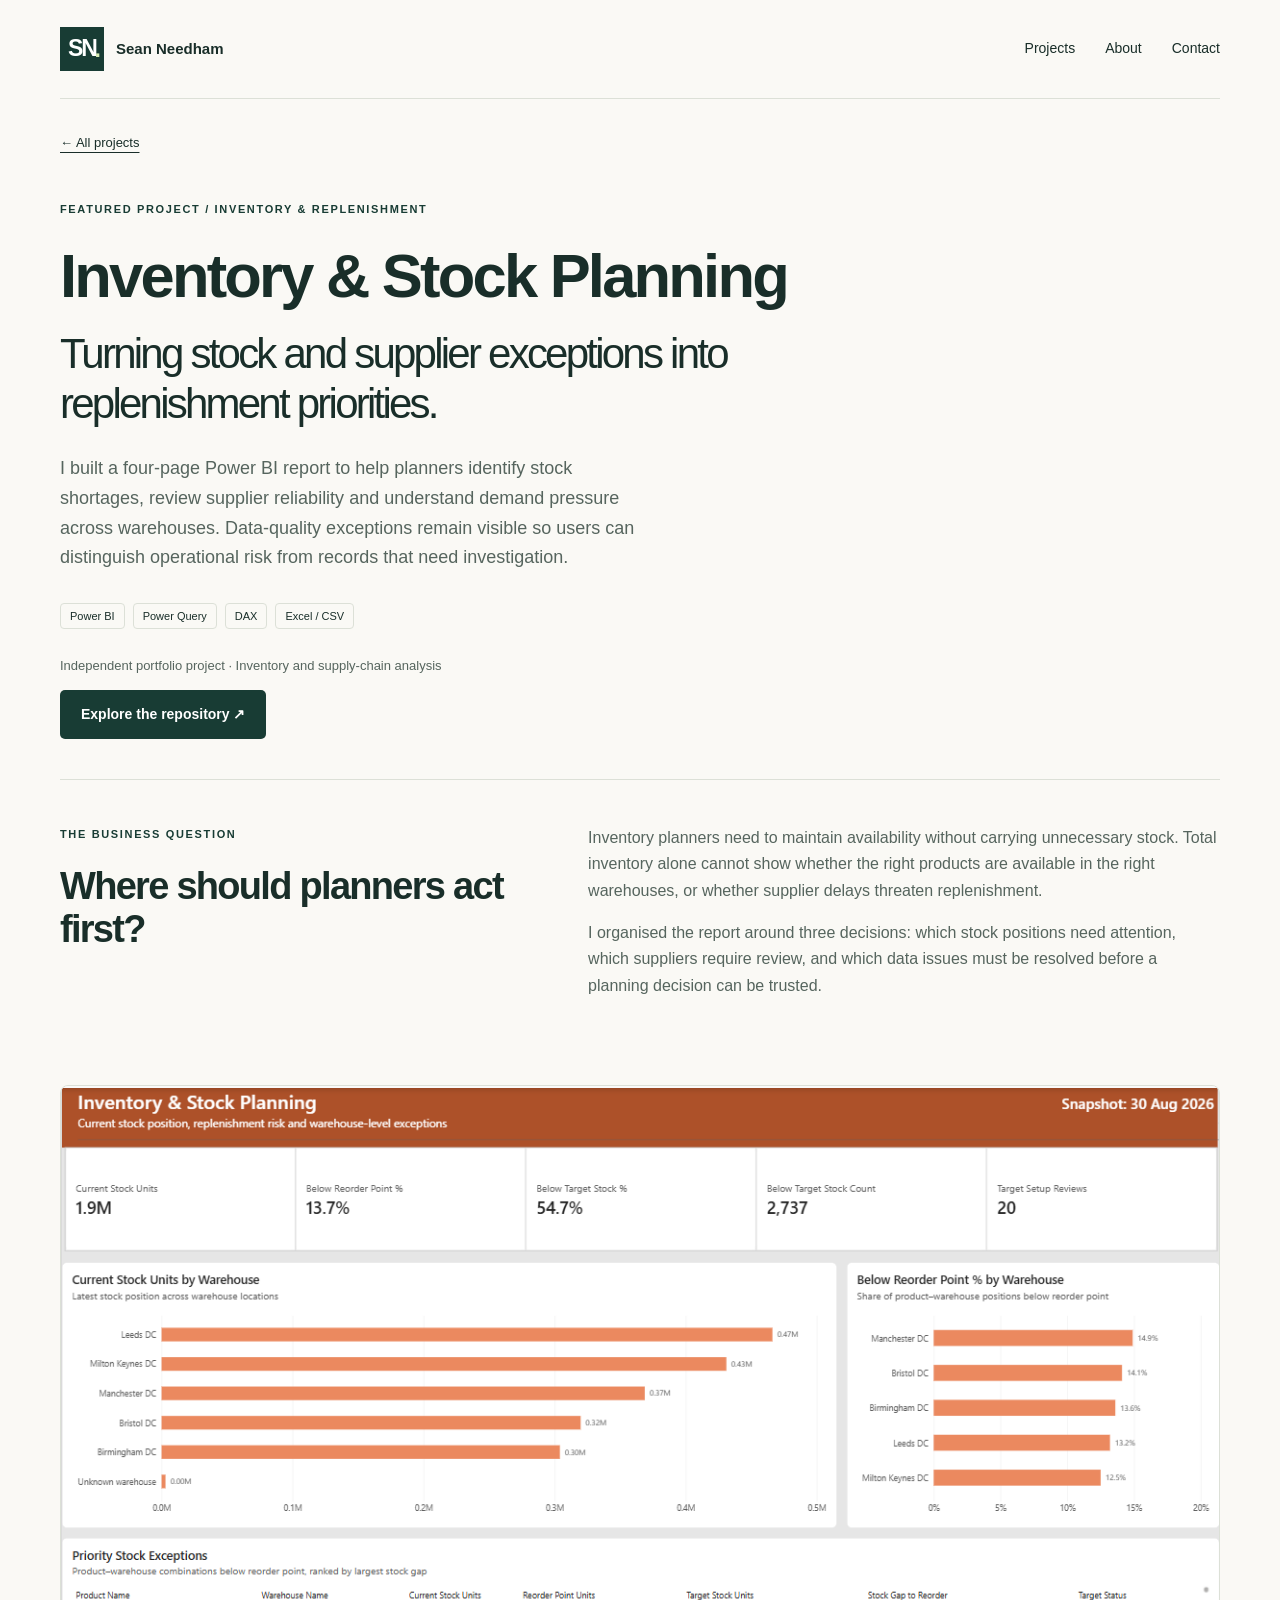
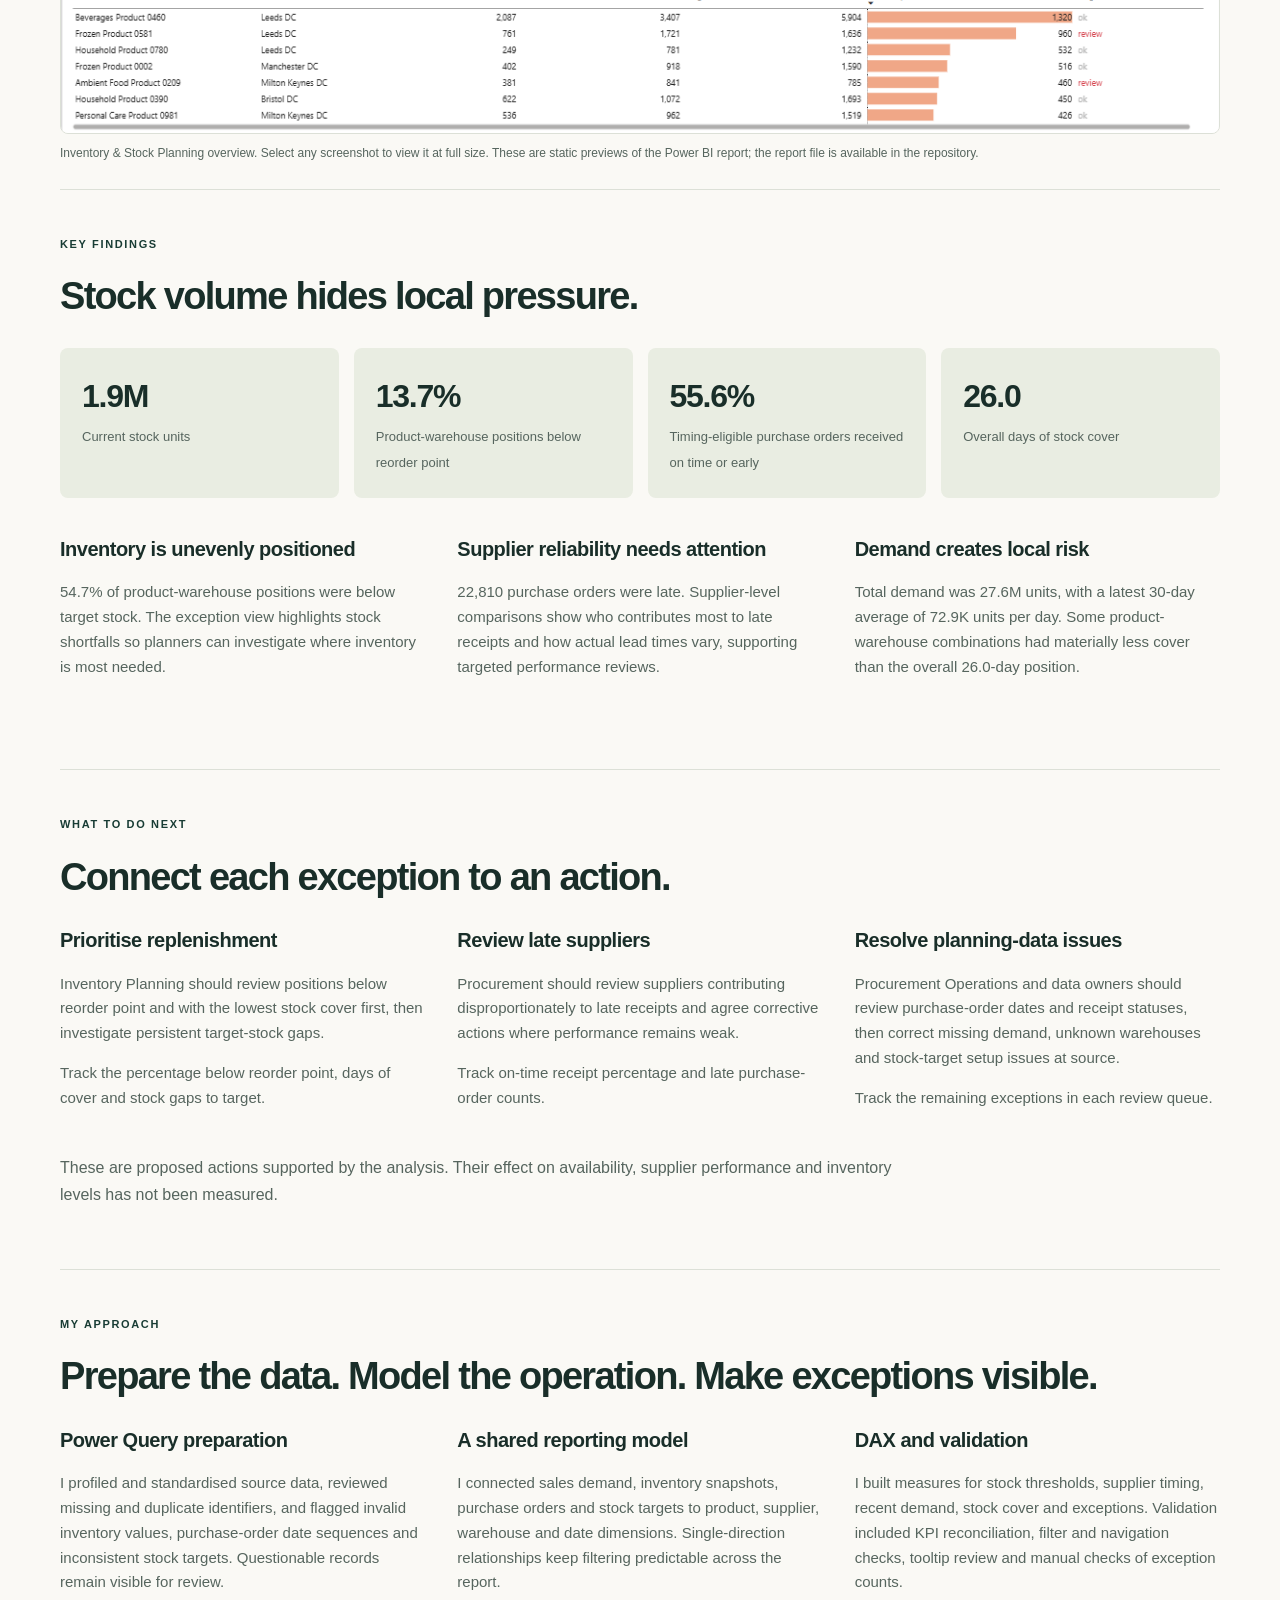
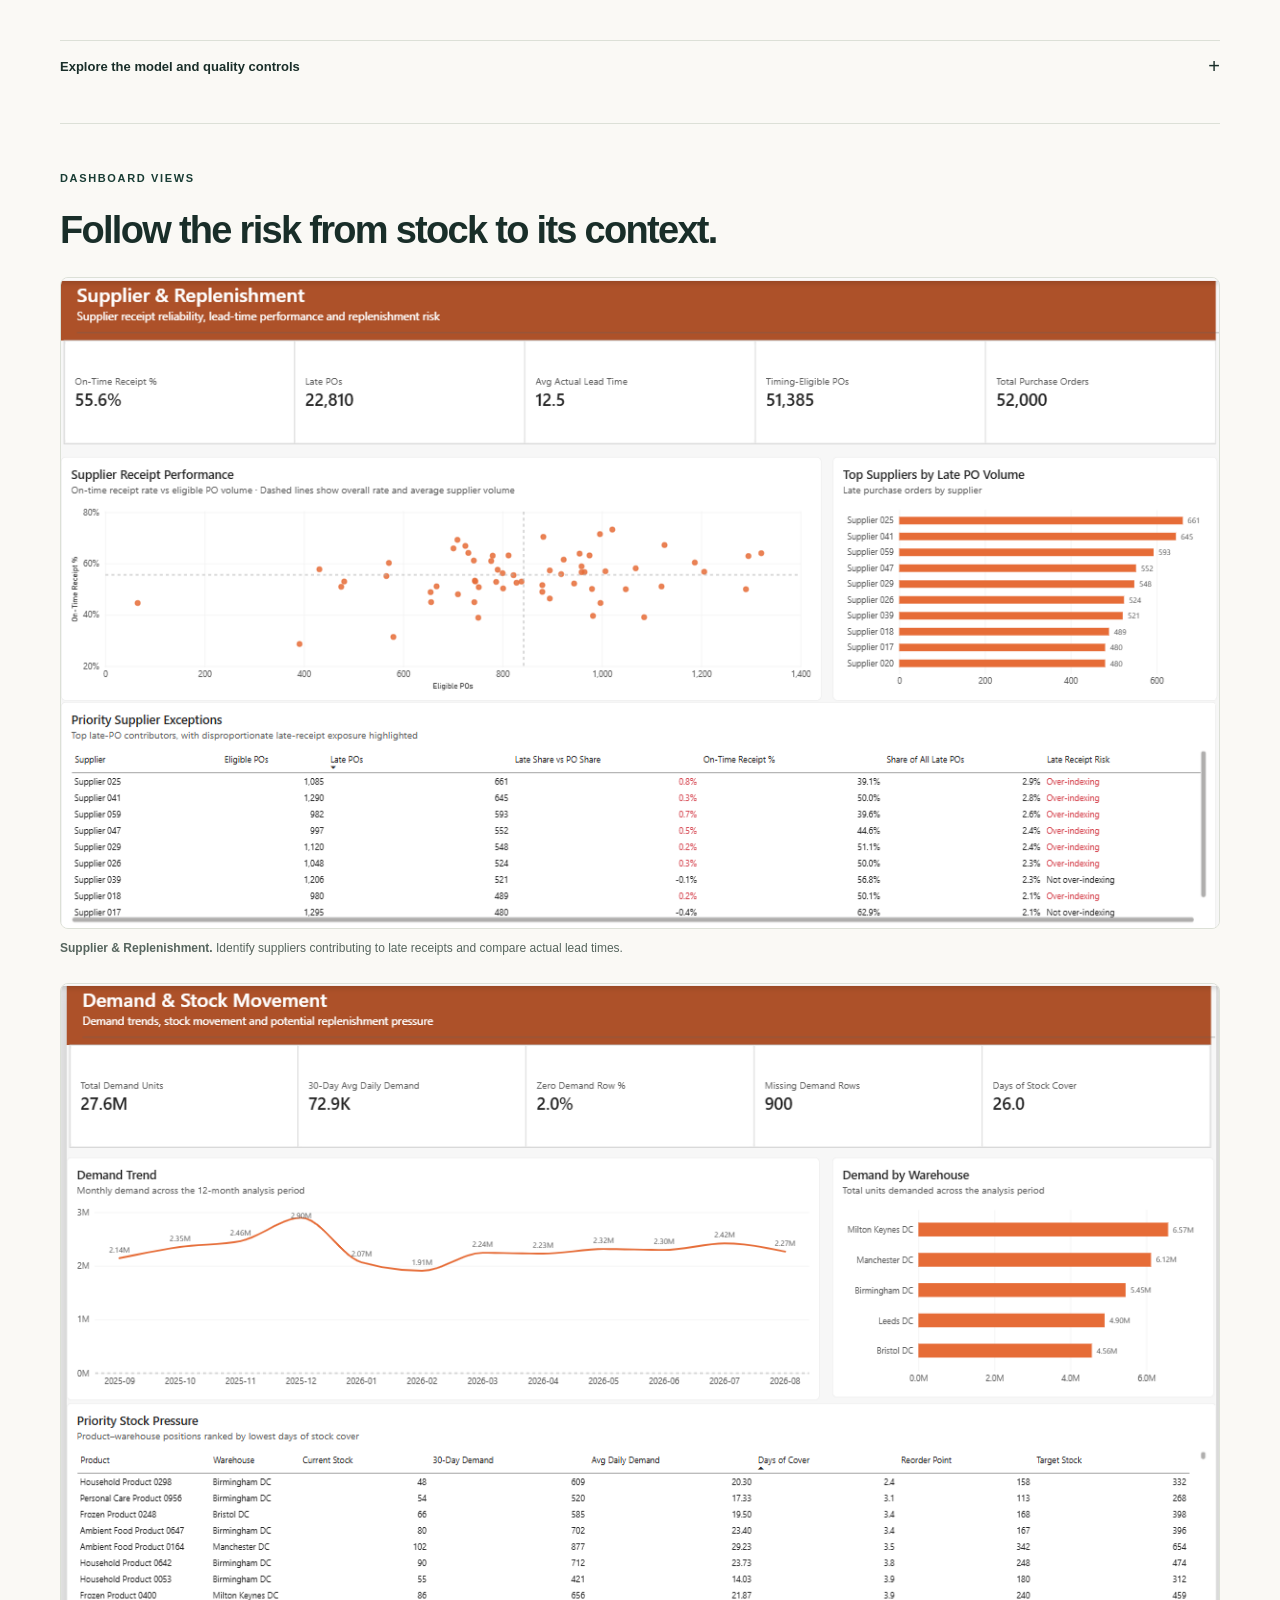
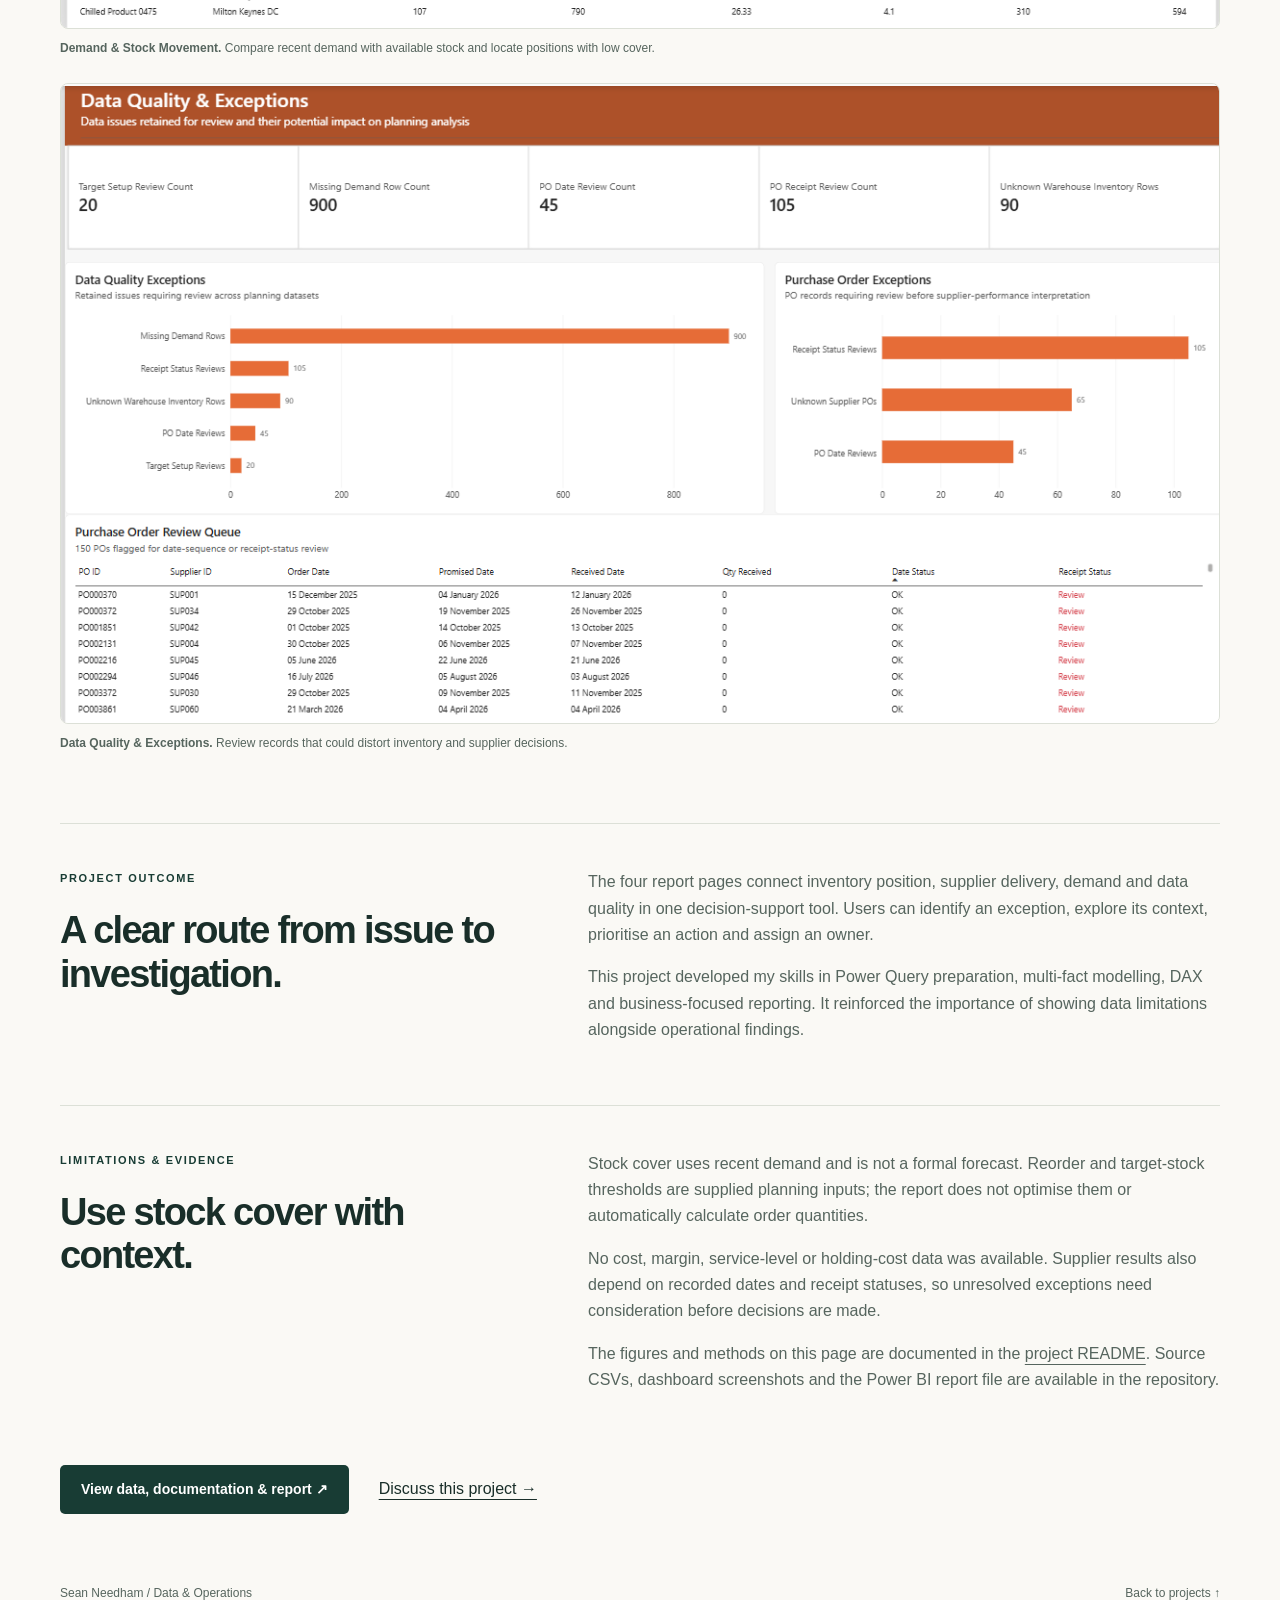
<file: inventory-stock-planning.html>
<!doctype html>
<html lang="en">
<head><meta charset="utf-8"><meta name="viewport" content="width=device-width, initial-scale=1"><title>Inventory &amp; Stock Planning | Sean Needham</title><meta name="description" content="A Power BI inventory and replenishment case study covering stock risk, supplier performance, demand pressure and data-quality exceptions."><link rel="icon" href="assets/favicon.svg" type="image/svg+xml"><link rel="stylesheet" href="styles.css"><meta name="theme-color" content="#183c34"></head>
<body>
<a class="skip" href="#main">Skip to content</a>
<header class="header wrap"><a class="brand" href="./" aria-label="Sean Needham home"><span class="monogram" aria-hidden="true">SN<span>.</span></span><span>Sean Needham</span></a><nav aria-label="Main navigation"><a href="index.html#projects">Projects</a><a href="index.html#about">About</a><a href="index.html#contact">Contact</a></nav></header>
<main id="main" class="case wrap">
  <a class="back-link" href="index.html#projects">← All projects</a>
  <section class="case-intro" aria-labelledby="case-title"><p class="eyebrow">Featured project / Inventory &amp; replenishment</p><h1 id="case-title">Inventory &amp; Stock Planning<span class="case-tagline">Turning stock and supplier exceptions into replenishment priorities.</span></h1><p class="intro">I built a four-page Power BI report to help planners identify stock shortages, review supplier reliability and understand demand pressure across warehouses. Data-quality exceptions remain visible so users can distinguish operational risk from records that need investigation.</p><ul class="tags" aria-label="Tools"><li>Power BI</li><li>Power Query</li><li>DAX</li><li>Excel / CSV</li></ul><p class="case-note">Independent portfolio project · Inventory and supply-chain analysis</p><a class="button" href="https://github.com/SeanNeedham/inventory-stock-planning-power-bi">Explore the repository ↗</a></section>
  <section class="case-section case-columns"><div><p class="eyebrow">The business question</p><h2>Where should planners act first?</h2></div><div><p>Inventory planners need to maintain availability without carrying unnecessary stock. Total inventory alone cannot show whether the right products are available in the right warehouses, or whether supplier delays threaten replenishment.</p><p>I organised the report around three decisions: which stock positions need attention, which suppliers require review, and which data issues must be resolved before a planning decision can be trusted.</p></div></section>
  <figure class="case-figure"><a href="assets/inventory/01_inventory_stock_planning.png"><img src="assets/inventory/01_inventory_stock_planning.png" alt="Inventory and Stock Planning dashboard showing current stock, reorder risk, target-stock gaps and priority exceptions."></a><figcaption>Inventory &amp; Stock Planning overview. Select any screenshot to view it at full size. These are static previews of the Power BI report; the report file is available in the repository.</figcaption></figure>
  <section class="case-section"><p class="eyebrow">Key findings</p><h2>Stock volume hides local pressure.</h2><div class="case-metrics"><div><strong>1.9M</strong><span>Current stock units</span></div><div><strong>13.7%</strong><span>Product-warehouse positions below reorder point</span></div><div><strong>55.6%</strong><span>Timing-eligible purchase orders received on time or early</span></div><div><strong>26.0</strong><span>Overall days of stock cover</span></div></div><div class="method-grid"><div><h3>Inventory is unevenly positioned</h3><p>54.7% of product-warehouse positions were below target stock. The exception view highlights stock shortfalls so planners can investigate where inventory is most needed.</p></div><div><h3>Supplier reliability needs attention</h3><p>22,810 purchase orders were late. Supplier-level comparisons show who contributes most to late receipts and how actual lead times vary, supporting targeted performance reviews.</p></div><div><h3>Demand creates local risk</h3><p>Total demand was 27.6M units, with a latest 30-day average of 72.9K units per day. Some product-warehouse combinations had materially less cover than the overall 26.0-day position.</p></div></div></section>
  <section class="case-section"><p class="eyebrow">What to do next</p><h2>Connect each exception to an action.</h2><div class="method-grid"><div><h3>Prioritise replenishment</h3><p>Inventory Planning should review positions below reorder point and with the lowest stock cover first, then investigate persistent target-stock gaps.</p><p>Track the percentage below reorder point, days of cover and stock gaps to target.</p></div><div><h3>Review late suppliers</h3><p>Procurement should review suppliers contributing disproportionately to late receipts and agree corrective actions where performance remains weak.</p><p>Track on-time receipt percentage and late purchase-order counts.</p></div><div><h3>Resolve planning-data issues</h3><p>Procurement Operations and data owners should review purchase-order dates and receipt statuses, then correct missing demand, unknown warehouses and stock-target setup issues at source.</p><p>Track the remaining exceptions in each review queue.</p></div></div><p>These are proposed actions supported by the analysis. Their effect on availability, supplier performance and inventory levels has not been measured.</p></section>
  <section class="case-section"><p class="eyebrow">My approach</p><h2>Prepare the data. Model the operation. Make exceptions visible.</h2><div class="method-grid"><div><h3>Power Query preparation</h3><p>I profiled and standardised source data, reviewed missing and duplicate identifiers, and flagged invalid inventory values, purchase-order date sequences and inconsistent stock targets. Questionable records remain visible for review.</p></div><div><h3>A shared reporting model</h3><p>I connected sales demand, inventory snapshots, purchase orders and stock targets to product, supplier, warehouse and date dimensions. Single-direction relationships keep filtering predictable across the report.</p></div><div><h3>DAX and validation</h3><p>I built measures for stock thresholds, supplier timing, recent demand, stock cover and exceptions. Validation included KPI reconciliation, filter and navigation checks, tooltip review and manual checks of exception counts.</p></div></div><details><summary>Explore the model and quality controls <span aria-hidden="true">+</span></summary><div class="outline"><p>The date dimension actively filters demand dates, inventory snapshot dates and purchase-order dates. Inactive relationships retain promised and received dates for alternative date analysis.</p><p>The final review queues contain 900 missing demand rows, 105 purchase-order receipt-status reviews, 45 purchase-order date reviews, 90 inventory rows linked to unknown warehouses and 20 stock-target setup reviews. These are separate checks, not a combined count of unique rejected records.</p><p>Supplier timing measures use timing-eligible purchase orders. Retaining and flagging exceptions helps readers understand which records can support each decision.</p></div></details></section>
  <section class="case-section"><p class="eyebrow">Dashboard views</p><h2>Follow the risk from stock to its context.</h2>
    <figure class="case-figure"><a href="assets/inventory/02_supplier_replenishment.png"><img src="assets/inventory/02_supplier_replenishment.png" alt="Supplier and Replenishment dashboard comparing on-time receipts, late purchase orders and supplier lead times." loading="lazy"></a><figcaption><strong>Supplier &amp; Replenishment.</strong> Identify suppliers contributing to late receipts and compare actual lead times.</figcaption></figure>
    <figure class="case-figure"><a href="assets/inventory/03_demand_stock_movement.png"><img src="assets/inventory/03_demand_stock_movement.png" alt="Demand and Stock Movement dashboard showing demand trends, warehouse demand and product-warehouse stock cover." loading="lazy"></a><figcaption><strong>Demand &amp; Stock Movement.</strong> Compare recent demand with available stock and locate positions with low cover.</figcaption></figure>
    <figure class="case-figure"><a href="assets/inventory/04_data_quality_exceptions.png"><img src="assets/inventory/04_data_quality_exceptions.png" alt="Data Quality and Exceptions dashboard showing missing demand, purchase-order reviews, unknown warehouses and stock-target setup issues." loading="lazy"></a><figcaption><strong>Data Quality &amp; Exceptions.</strong> Review records that could distort inventory and supplier decisions.</figcaption></figure>
  </section>
  <section class="case-section case-columns"><div><p class="eyebrow">Project outcome</p><h2>A clear route from issue to investigation.</h2></div><div><p>The four report pages connect inventory position, supplier delivery, demand and data quality in one decision-support tool. Users can identify an exception, explore its context, prioritise an action and assign an owner.</p><p>This project developed my skills in Power Query preparation, multi-fact modelling, DAX and business-focused reporting. It reinforced the importance of showing data limitations alongside operational findings.</p></div></section>
  <section class="case-section case-columns"><div><p class="eyebrow">Limitations &amp; evidence</p><h2>Use stock cover with context.</h2></div><div><p>Stock cover uses recent demand and is not a formal forecast. Reorder and target-stock thresholds are supplied planning inputs; the report does not optimise them or automatically calculate order quantities.</p><p>No cost, margin, service-level or holding-cost data was available. Supplier results also depend on recorded dates and receipt statuses, so unresolved exceptions need consideration before decisions are made.</p><p>The figures and methods on this page are documented in the <a href="https://github.com/SeanNeedham/inventory-stock-planning-power-bi#readme">project README</a>. Source CSVs, dashboard screenshots and the Power BI report file are available in the repository.</p></div></section>
  <div class="case-end"><a class="button" href="https://github.com/SeanNeedham/inventory-stock-planning-power-bi">View data, documentation &amp; report ↗</a><a href="index.html#contact">Discuss this project →</a></div>
</main><footer class="footer wrap"><span>Sean Needham / Data &amp; Operations</span><a href="index.html#projects">Back to projects ↑</a></footer>
</body></html>
</file>
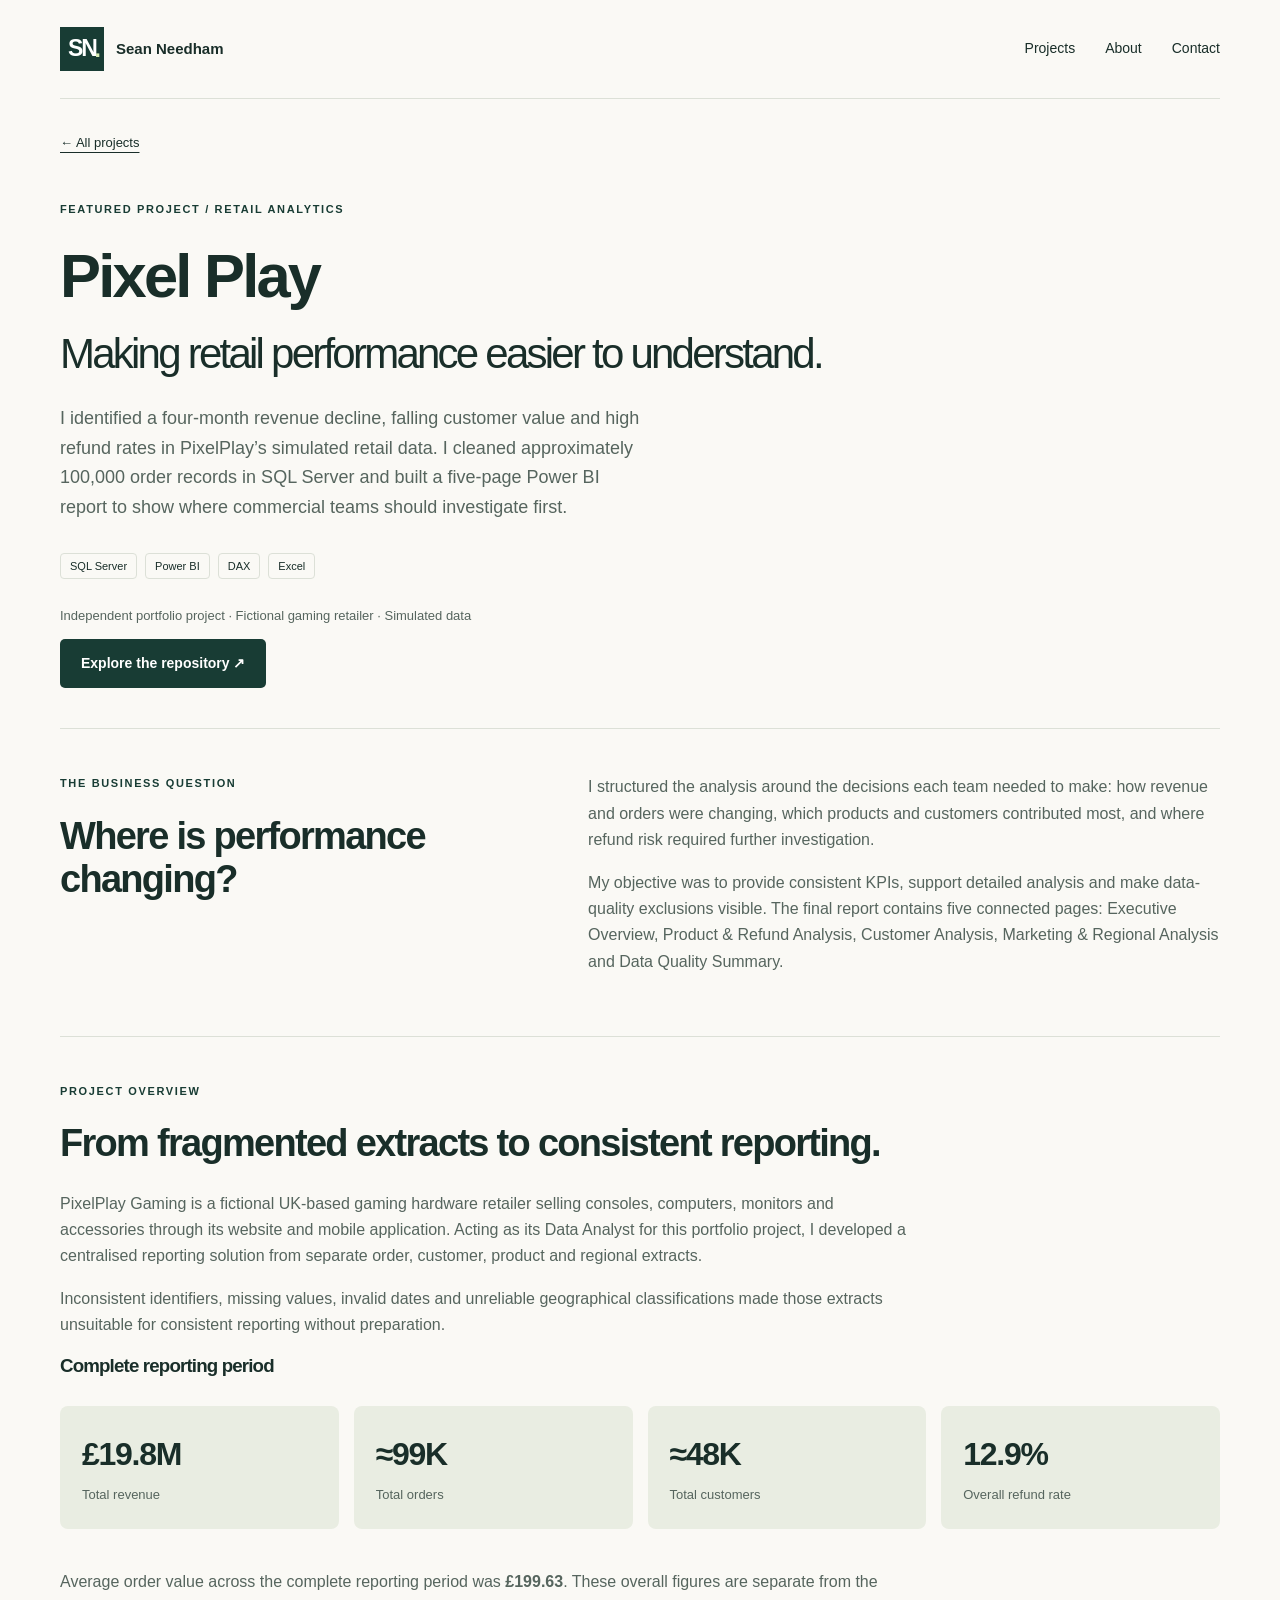
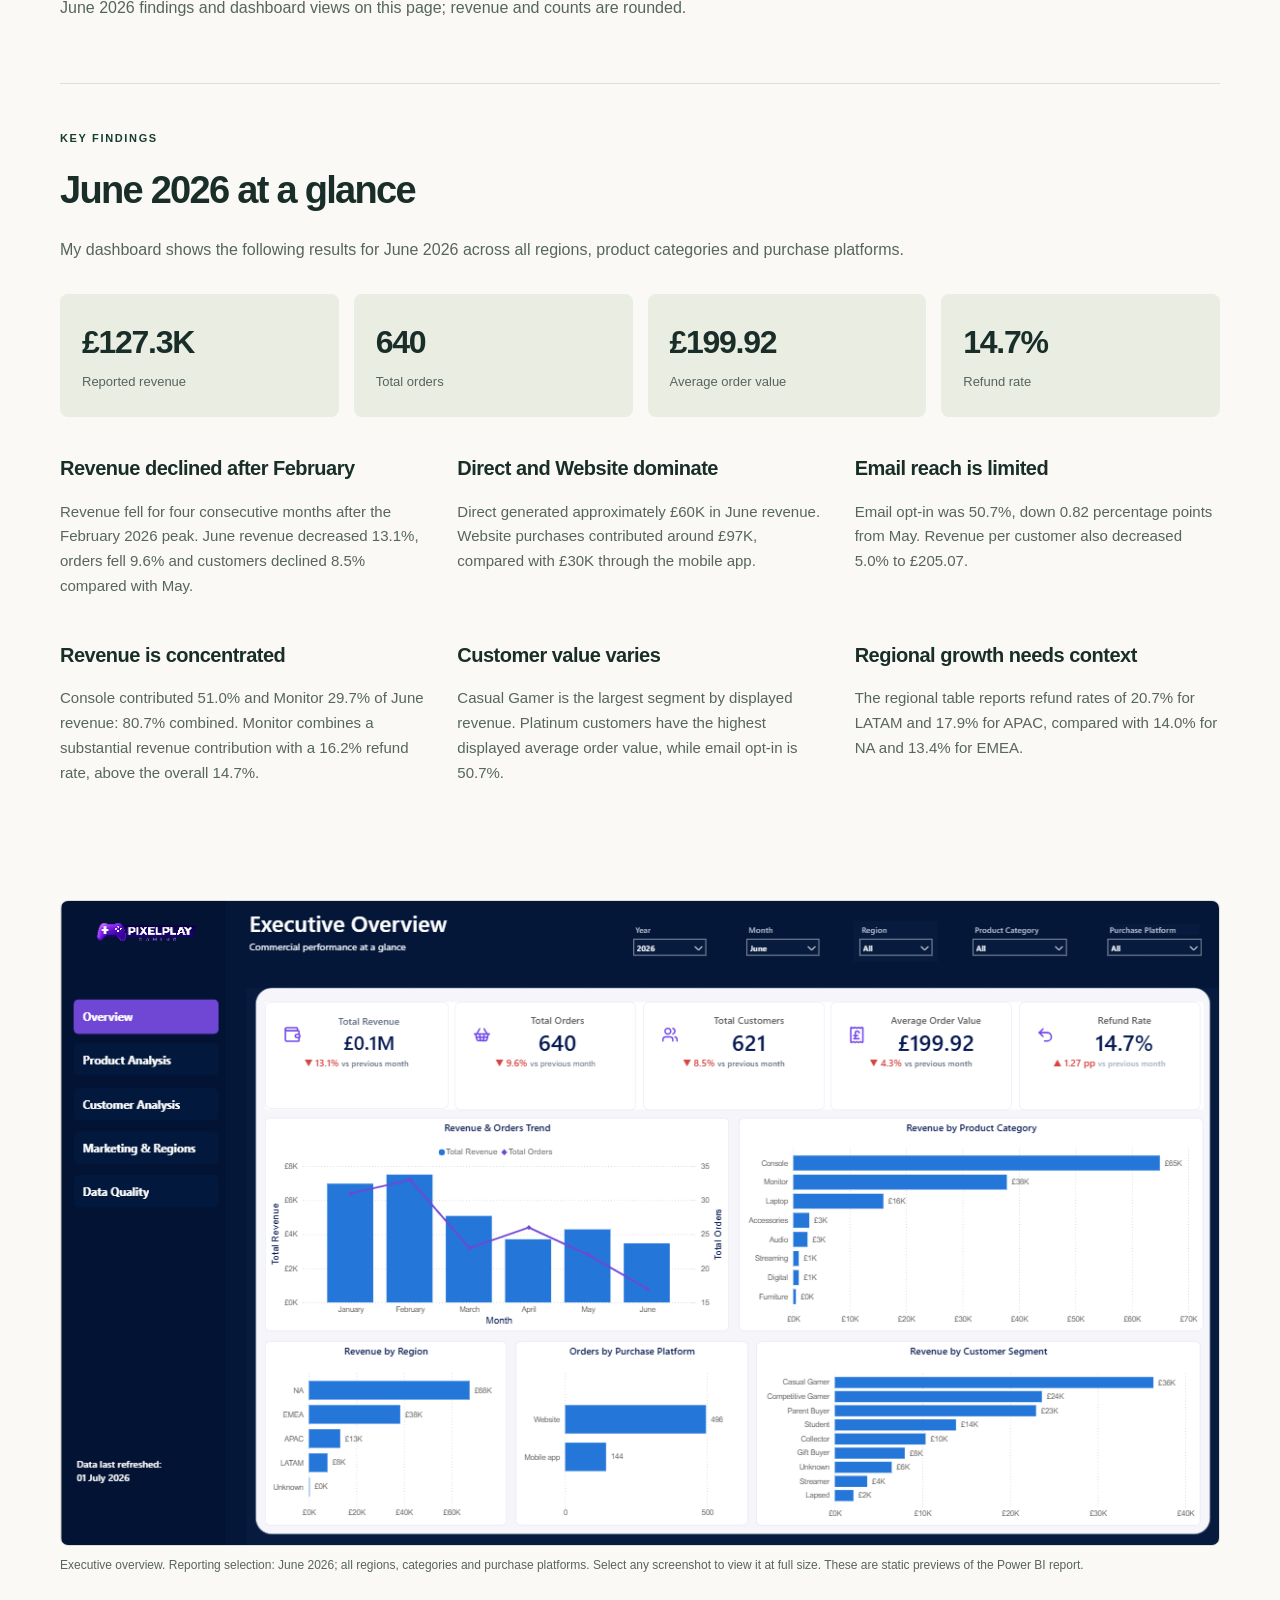
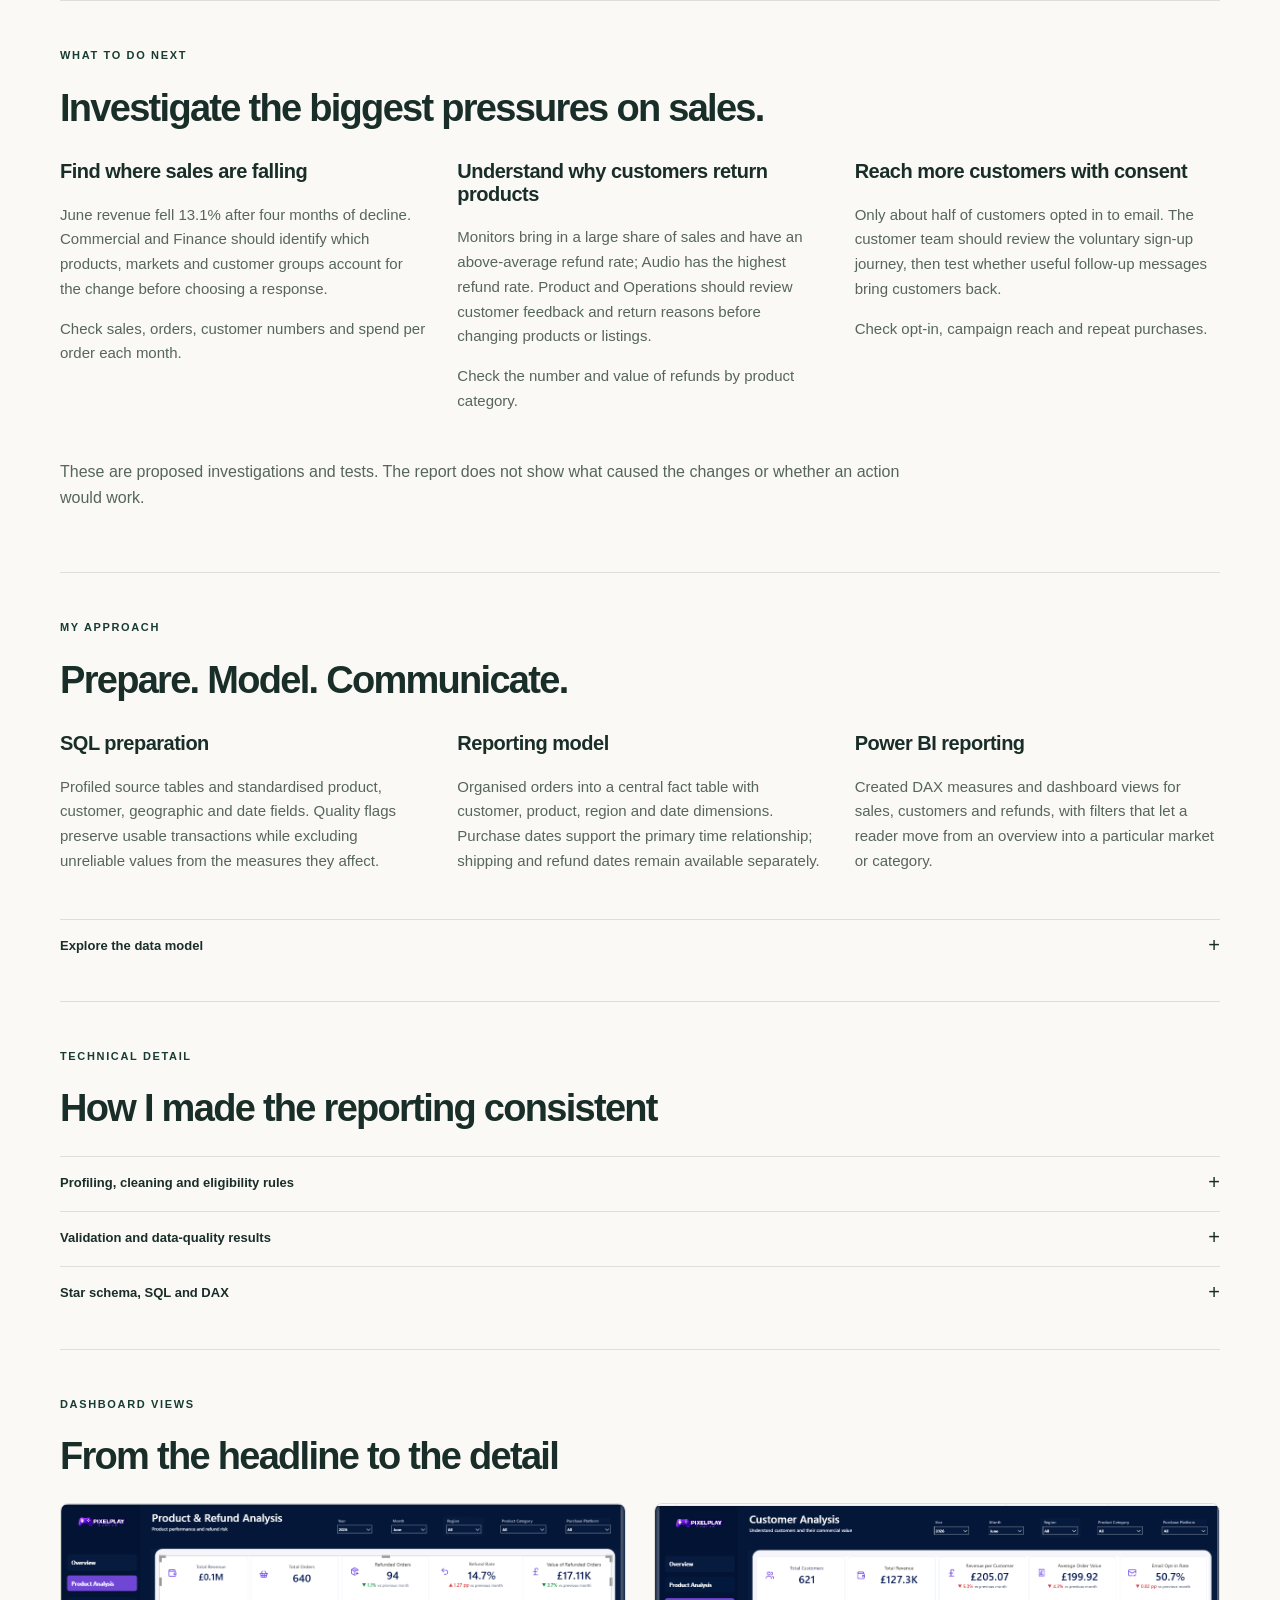
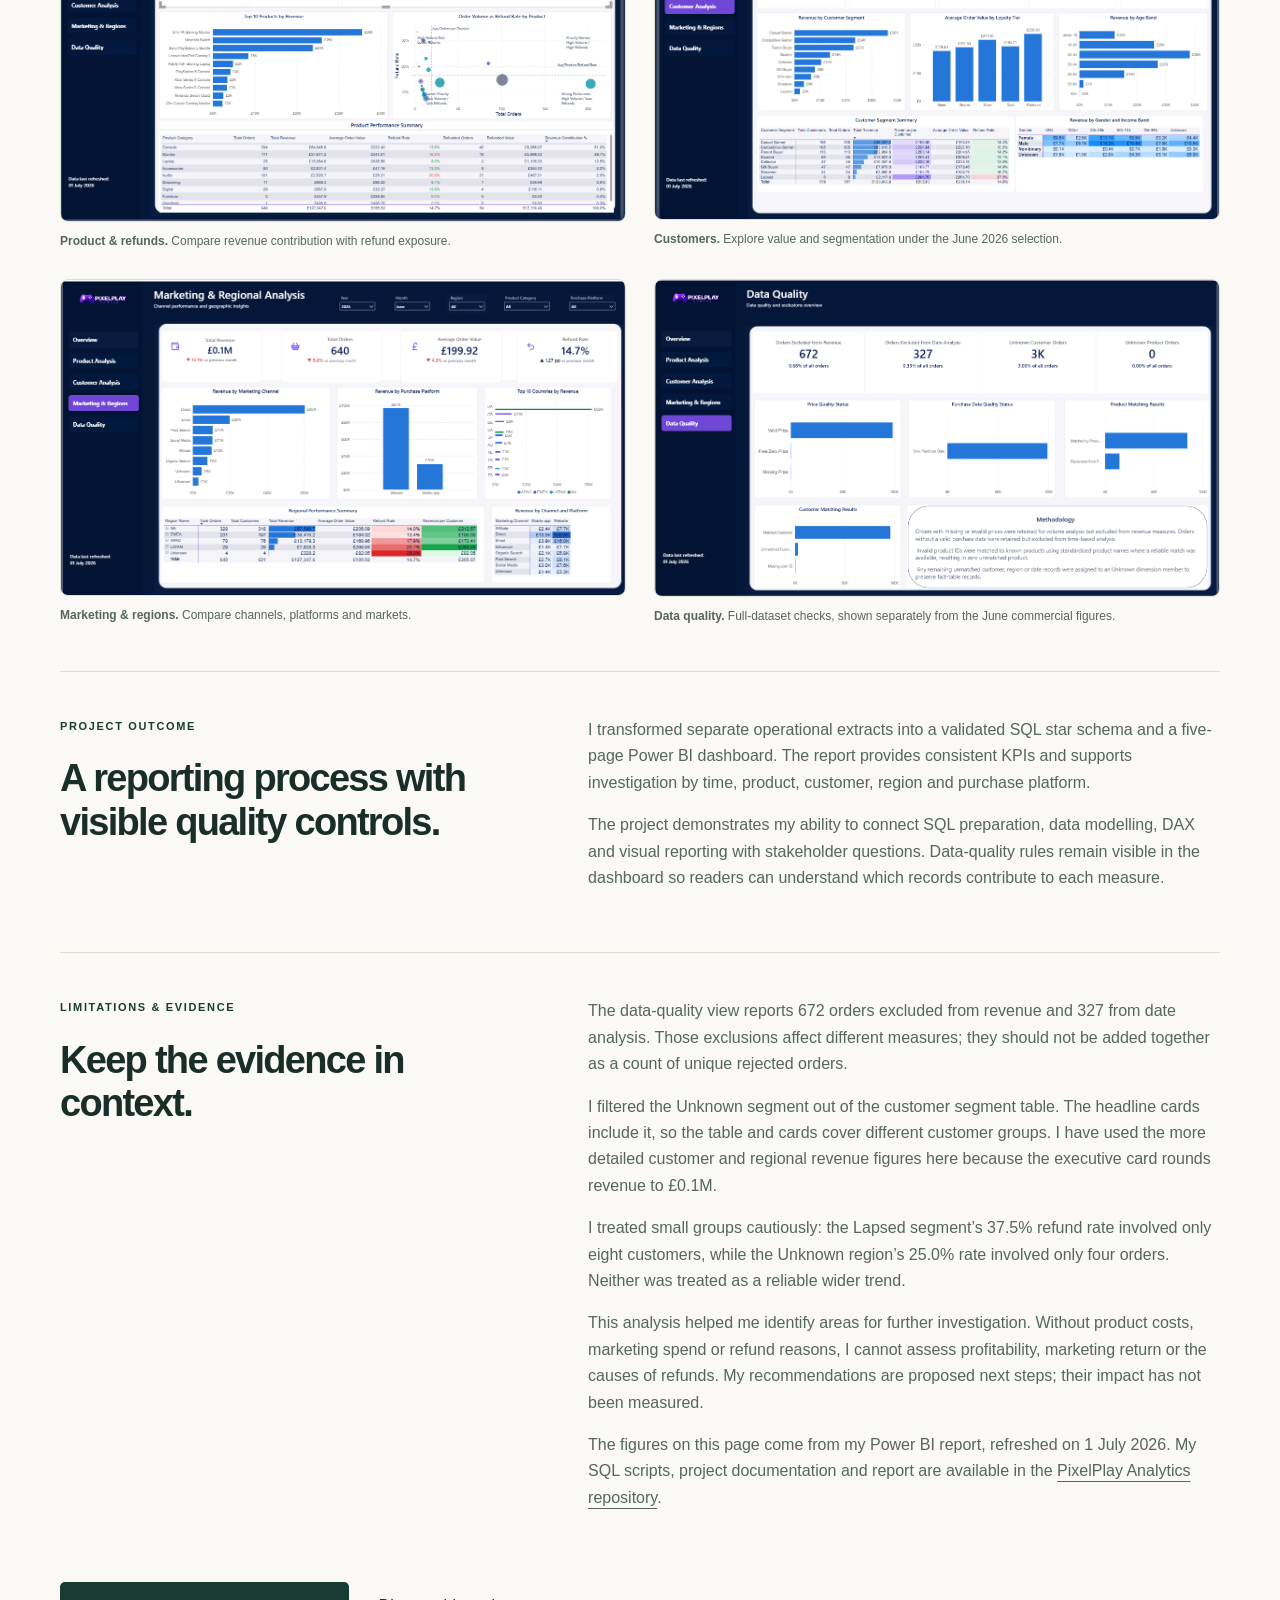
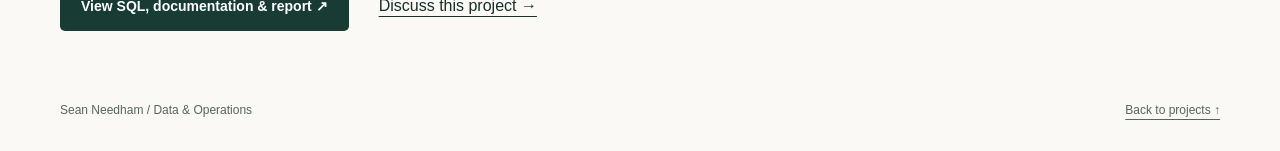
<file: pixel-play.html>
<!doctype html>
<html lang="en">
<head><meta charset="utf-8"><meta name="viewport" content="width=device-width, initial-scale=1"><title>Pixel Play | Sean Needham</title><meta name="description" content="A simulated retail analytics case study: SQL Server data preparation, a star schema and Power BI reporting for sales and refund analysis."><link rel="icon" href="assets/favicon.svg" type="image/svg+xml"><link rel="stylesheet" href="styles.css"><meta name="theme-color" content="#183c34"></head>
<body>
<a class="skip" href="#main">Skip to content</a>
<header class="header wrap"><a class="brand" href="./" aria-label="Sean Needham home"><span class="monogram" aria-hidden="true">SN<span>.</span></span><span>Sean Needham</span></a><nav aria-label="Main navigation"><a href="index.html#projects">Projects</a><a href="index.html#about">About</a><a href="index.html#contact">Contact</a></nav></header>
<main id="main" class="case wrap">
  <a class="back-link" href="index.html#projects">← All projects</a>
  <section class="case-intro" aria-labelledby="case-title"><p class="eyebrow">Featured project / Retail analytics</p><h1 id="case-title">Pixel Play<span class="case-tagline">Making retail performance easier to understand.</span></h1><p class="intro">I identified a four-month revenue decline, falling customer value and high refund rates in PixelPlay’s simulated retail data. I cleaned approximately 100,000 order records in SQL Server and built a five-page Power BI report to show where commercial teams should investigate first.</p><ul class="tags" aria-label="Tools"><li>SQL Server</li><li>Power BI</li><li>DAX</li><li>Excel</li></ul><p class="case-note">Independent portfolio project · Fictional gaming retailer · Simulated data</p><a class="button" href="https://github.com/SeanNeedham/PixelPlay-Analytics">Explore the repository ↗</a></section>
  <section class="case-section case-columns"><div><p class="eyebrow">The business question</p><h2>Where is performance changing?</h2></div><div><p>I structured the analysis around the decisions each team needed to make: how revenue and orders were changing, which products and customers contributed most, and where refund risk required further investigation.</p><p>My objective was to provide consistent KPIs, support detailed analysis and make data-quality exclusions visible. The final report contains five connected pages: Executive Overview, Product &amp; Refund Analysis, Customer Analysis, Marketing &amp; Regional Analysis and Data Quality Summary.</p></div></section>
  <section class="case-section"><p class="eyebrow">Project overview</p><h2>From fragmented extracts to consistent reporting.</h2><p>PixelPlay Gaming is a fictional UK-based gaming hardware retailer selling consoles, computers, monitors and accessories through its website and mobile application. Acting as its Data Analyst for this portfolio project, I developed a centralised reporting solution from separate order, customer, product and regional extracts.</p><p>Inconsistent identifiers, missing values, invalid dates and unreliable geographical classifications made those extracts unsuitable for consistent reporting without preparation.</p><h3>Complete reporting period</h3><div class="case-metrics"><div><strong>£19.8M</strong><span>Total revenue</span></div><div><strong>≈99K</strong><span>Total orders</span></div><div><strong>≈48K</strong><span>Total customers</span></div><div><strong>12.9%</strong><span>Overall refund rate</span></div></div><p>Average order value across the complete reporting period was <strong>£199.63</strong>. These overall figures are separate from the June 2026 findings and dashboard views on this page; revenue and counts are rounded.</p></section>
  <section class="case-section"><p class="eyebrow">Key findings</p><h2>June 2026 at a glance</h2><p>My dashboard shows the following results for June 2026 across all regions, product categories and purchase platforms.</p><div class="case-metrics"><div><strong>£127.3K</strong><span>Reported revenue</span></div><div><strong>640</strong><span>Total orders</span></div><div><strong>£199.92</strong><span>Average order value</span></div><div><strong>14.7%</strong><span>Refund rate</span></div></div>
  <div class="method-grid"><div><h3>Revenue declined after February</h3><p>Revenue fell for four consecutive months after the February 2026 peak. June revenue decreased 13.1%, orders fell 9.6% and customers declined 8.5% compared with May.</p></div><div><h3>Direct and Website dominate</h3><p>Direct generated approximately £60K in June revenue. Website purchases contributed around £97K, compared with £30K through the mobile app.</p></div><div><h3>Email reach is limited</h3><p>Email opt-in was 50.7%, down 0.82 percentage points from May. Revenue per customer also decreased 5.0% to £205.07.</p></div></div>
  <div class="method-grid"><div><h3>Revenue is concentrated</h3><p>Console contributed 51.0% and Monitor 29.7% of June revenue: 80.7% combined. Monitor combines a substantial revenue contribution with a 16.2% refund rate, above the overall 14.7%.</p></div><div><h3>Customer value varies</h3><p>Casual Gamer is the largest segment by displayed revenue. Platinum customers have the highest displayed average order value, while email opt-in is 50.7%.</p></div><div><h3>Regional growth needs context</h3><p>The regional table reports refund rates of 20.7% for LATAM and 17.9% for APAC, compared with 14.0% for NA and 13.4% for EMEA.</p></div></div></section>
  <figure class="case-figure"><a href="assets/pixel-play/executive-overview.png"><img src="assets/pixel-play/executive-overview.png" alt="Executive dashboard with June 2026 selected: 640 orders, 621 customers, £199.92 average order value and a 14.7% refund rate." width="1198" height="666"></a><figcaption>Executive overview. Reporting selection: June 2026; all regions, categories and purchase platforms. Select any screenshot to view it at full size. These are static previews of the Power BI report.</figcaption></figure>
  <section class="case-section"><p class="eyebrow">What to do next</p><h2>Investigate the biggest pressures on sales.</h2><div class="method-grid"><div><h3>Find where sales are falling</h3><p>June revenue fell 13.1% after four months of decline. Commercial and Finance should identify which products, markets and customer groups account for the change before choosing a response.</p><p>Check sales, orders, customer numbers and spend per order each month.</p></div><div><h3>Understand why customers return products</h3><p>Monitors bring in a large share of sales and have an above-average refund rate; Audio has the highest refund rate. Product and Operations should review customer feedback and return reasons before changing products or listings.</p><p>Check the number and value of refunds by product category.</p></div><div><h3>Reach more customers with consent</h3><p>Only about half of customers opted in to email. The customer team should review the voluntary sign-up journey, then test whether useful follow-up messages bring customers back.</p><p>Check opt-in, campaign reach and repeat purchases.</p></div></div><p>These are proposed investigations and tests. The report does not show what caused the changes or whether an action would work.</p></section>
  <section class="case-section"><p class="eyebrow">My approach</p><h2>Prepare. Model. Communicate.</h2><div class="method-grid"><div><h3>SQL preparation</h3><p>Profiled source tables and standardised product, customer, geographic and date fields. Quality flags preserve usable transactions while excluding unreliable values from the measures they affect.</p></div><div><h3>Reporting model</h3><p>Organised orders into a central fact table with customer, product, region and date dimensions. Purchase dates support the primary time relationship; shipping and refund dates remain available separately.</p></div><div><h3>Power BI reporting</h3><p>Created DAX measures and dashboard views for sales, customers and refunds, with filters that let a reader move from an overview into a particular market or category.</p></div></div>
  <details><summary>Explore the data model <span aria-hidden="true">+</span></summary><figure class="case-figure"><a href="assets/pixel-play/data-model.png"><img src="assets/pixel-play/data-model.png" alt="Star schema: fact_orders connects to customer, product, region and date dimensions, with inactive shipping and refund date relationships." width="1600" height="1000" loading="lazy"></a><figcaption>One reporting model linking transactions to their business context.</figcaption></figure></details></section>
  <section class="case-section"><p class="eyebrow">Technical detail</p><h2>How I made the reporting consistent</h2>
<details><summary>Profiling, cleaning and eligibility rules <span aria-hidden="true">+</span></summary><div class="outline"><p>I checked row counts, distinct identifiers, missing values, duplicate records, date sequences, prices and relationships before transforming the data. I preserved the raw tables and standardised dates, numeric GBP prices, text fields, customer attributes and regional classifications in SQL Server.</p><p>I used identifier checks and ROW_NUMBER() to identify repeated records, converted country codes such as UK to GB and USA to US, and recovered product identifiers only where a reliable standardised-name match was available.</p><ul><li>Missing, invalid or zero prices: retained for eligible volume analysis, excluded from revenue.</li><li>Invalid purchase dates: excluded from time-based analysis.</li><li>Shipping or refund dates before purchase: flagged for the relevant analysis.</li><li>Unmatched customers, regions and dates: assigned to Unknown dimension members.</li></ul><p>These rules preserved usable information instead of removing every incomplete transaction.</p></div></details>
<details><summary>Validation and data-quality results <span aria-hidden="true">+</span></summary><div class="outline"><p>I compared row counts across raw, cleaned and final tables, checked duplicates and dimension relationships, and reconciled SQL KPIs with Power BI measures. I also tested dashboard filters and checked that Unknown members preserved unmatched transactions.</p><ul><li>672 orders (0.68%) excluded from revenue.</li><li>327 orders (0.33%) excluded from date analysis.</li><li>Approximately 3,000 orders (3.00%) assigned to the Unknown customer member.</li><li>No orders left with an Unknown product.</li></ul><p>The final SQL and Power BI KPI totals were reconciled, with exclusions documented on the Data Quality page.</p></div></details>
<details><summary>Star schema, SQL and DAX <span aria-hidden="true">+</span></summary><div class="outline"><p>I built fact_orders with customer, product, region and date dimensions. One-to-many relationships filter the fact table from the dimensions. The purchase-date relationship is active; shipping and refund date relationships are inactive.</p><p>My SQL uses CTEs, CAST, CASE, joins, conditional aggregation and window functions for cleaning, ranking, contribution analysis and validation.</p><p>DAX measures reuse the SQL eligibility rules. Average order value divides revenue by revenue-eligible orders, while time comparisons require a valid purchase date. The revenue month-on-month measure returns a result only when one year and one month are selected, avoiding ambiguous comparisons across multiple periods.</p><pre class="case-code"><code>Revenue MoM % =
IF(
    HASONEVALUE(dim_date[year])
        &amp;&amp; HASONEVALUE(dim_date[month_name]),
    DIVIDE(
        [Total Revenue] - [Revenue Previous Month],
        [Revenue Previous Month]
    ),
    BLANK()
)</code></pre><p>I used DIVIDE to handle zero or unavailable previous-month revenue safely. Consistent slicers, navigation buttons, conditional formatting and cross-filtering help readers move between the five report pages.</p></div></details></section>
  
  <section class="case-section"><p class="eyebrow">Dashboard views</p><h2>From the headline to the detail</h2><div class="gallery">
  <figure class="case-figure"><a href="assets/pixel-play/product-refunds.png"><img src="assets/pixel-play/product-refunds.png" alt="Product and refund dashboard with category revenue, refund rates and 94 refunded orders in June 2026." width="1210" height="679" loading="lazy"></a><figcaption><strong>Product &amp; refunds.</strong> Compare revenue contribution with refund exposure.</figcaption></figure>
  <figure class="case-figure"><a href="assets/pixel-play/customer-analysis.png"><img src="assets/pixel-play/customer-analysis.png" alt="Customer dashboard comparing segments, loyalty-tier average order values, age bands and email opt-in." width="1213" height="676" loading="lazy"></a><figcaption><strong>Customers.</strong> Explore value and segmentation under the June 2026 selection.</figcaption></figure>
  <figure class="case-figure"><a href="assets/pixel-play/marketing-regional.png"><img src="assets/pixel-play/marketing-regional.png" alt="Marketing and regional dashboard showing channel and platform revenue and regional refund comparisons." width="1204" height="673" loading="lazy"></a><figcaption><strong>Marketing &amp; regions.</strong> Compare channels, platforms and markets.</figcaption></figure>
  <figure class="case-figure"><a href="assets/pixel-play/data-quality.png"><img src="assets/pixel-play/data-quality.png" alt="Data quality summary showing 672 orders excluded from revenue, 327 excluded from date analysis and zero unmatched product orders." width="1207" height="676" loading="lazy"></a><figcaption><strong>Data quality.</strong> Full-dataset checks, shown separately from the June commercial figures.</figcaption></figure></div></section>
  <section class="case-section case-columns"><div><p class="eyebrow">Project outcome</p><h2>A reporting process with visible quality controls.</h2></div><div><p>I transformed separate operational extracts into a validated SQL star schema and a five-page Power BI dashboard. The report provides consistent KPIs and supports investigation by time, product, customer, region and purchase platform.</p><p>The project demonstrates my ability to connect SQL preparation, data modelling, DAX and visual reporting with stakeholder questions. Data-quality rules remain visible in the dashboard so readers can understand which records contribute to each measure.</p></div></section>
  <section class="case-section case-columns"><div><p class="eyebrow">Limitations &amp; evidence</p><h2>Keep the evidence in context.</h2></div><div><p>The data-quality view reports 672 orders excluded from revenue and 327 from date analysis. Those exclusions affect different measures; they should not be added together as a count of unique rejected orders.</p><p>I filtered the Unknown segment out of the customer segment table. The headline cards include it, so the table and cards cover different customer groups. I have used the more detailed customer and regional revenue figures here because the executive card rounds revenue to £0.1M.</p><p>I treated small groups cautiously: the Lapsed segment’s 37.5% refund rate involved only eight customers, while the Unknown region’s 25.0% rate involved only four orders. Neither was treated as a reliable wider trend.</p><p>This analysis helped me identify areas for further investigation. Without product costs, marketing spend or refund reasons, I cannot assess profitability, marketing return or the causes of refunds. My recommendations are proposed next steps; their impact has not been measured.</p><p>The figures on this page come from my Power BI report, refreshed on 1 July 2026. My SQL scripts, project documentation and report are available in the <a href="https://github.com/SeanNeedham/PixelPlay-Analytics">PixelPlay Analytics repository</a>.</p></div></section>
  <div class="case-end"><a class="button" href="https://github.com/SeanNeedham/PixelPlay-Analytics">View SQL, documentation &amp; report ↗</a><a href="index.html#contact">Discuss this project →</a></div>
</main><footer class="footer wrap"><span>Sean Needham / Data &amp; Operations</span><a href="index.html#projects">Back to projects ↑</a></footer>
</body></html>
</file>
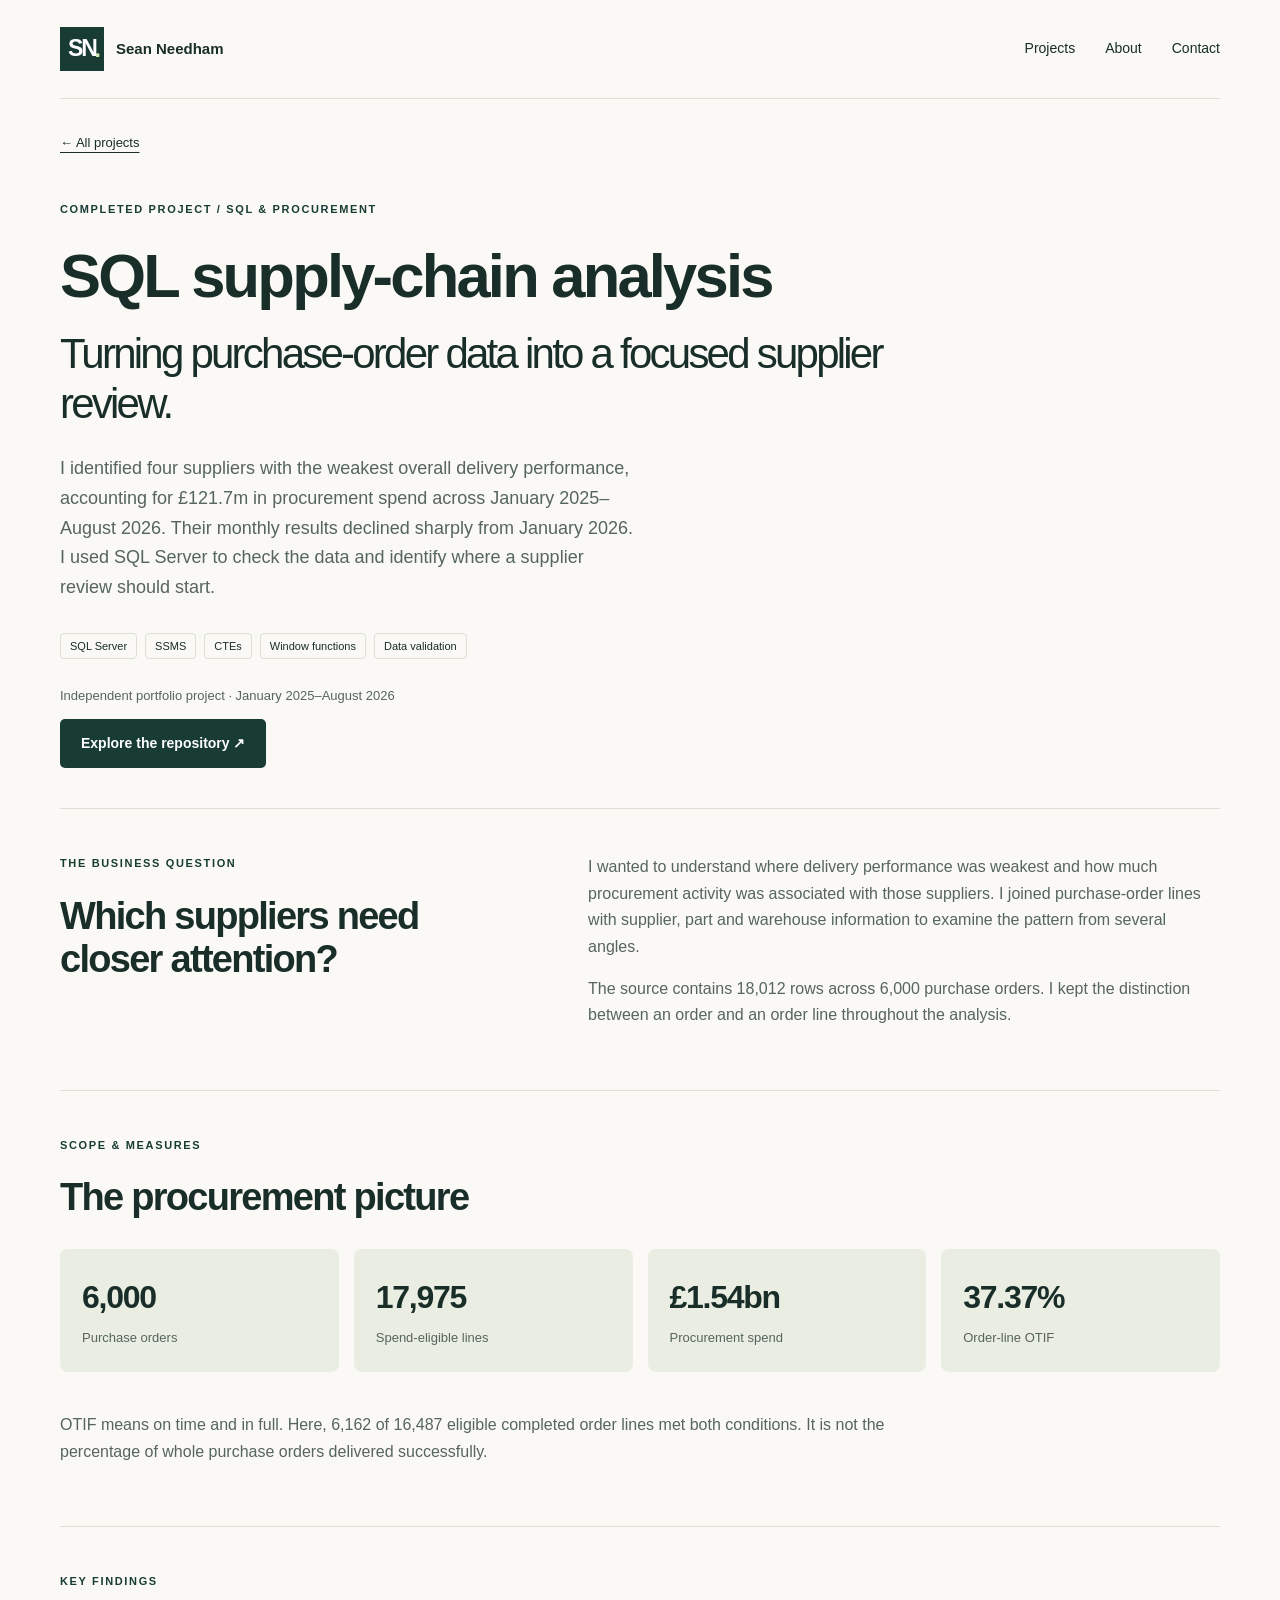
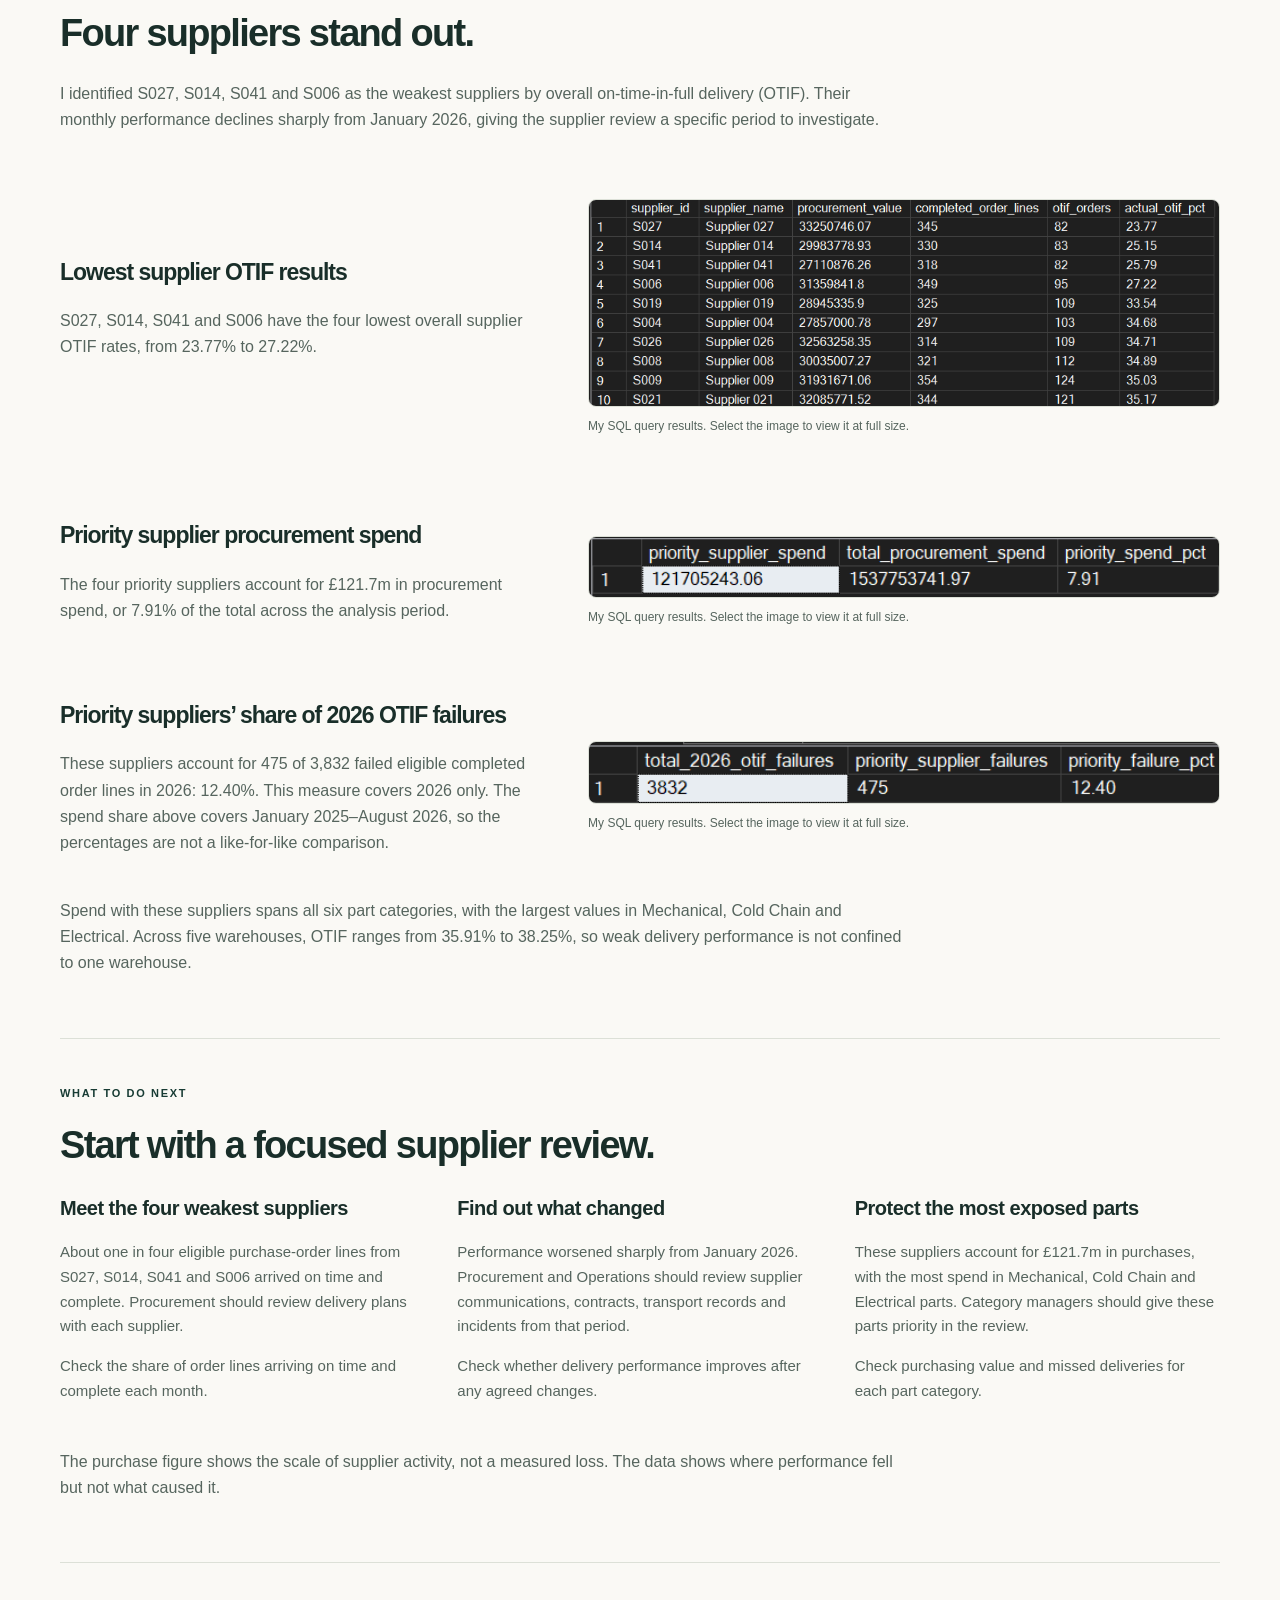
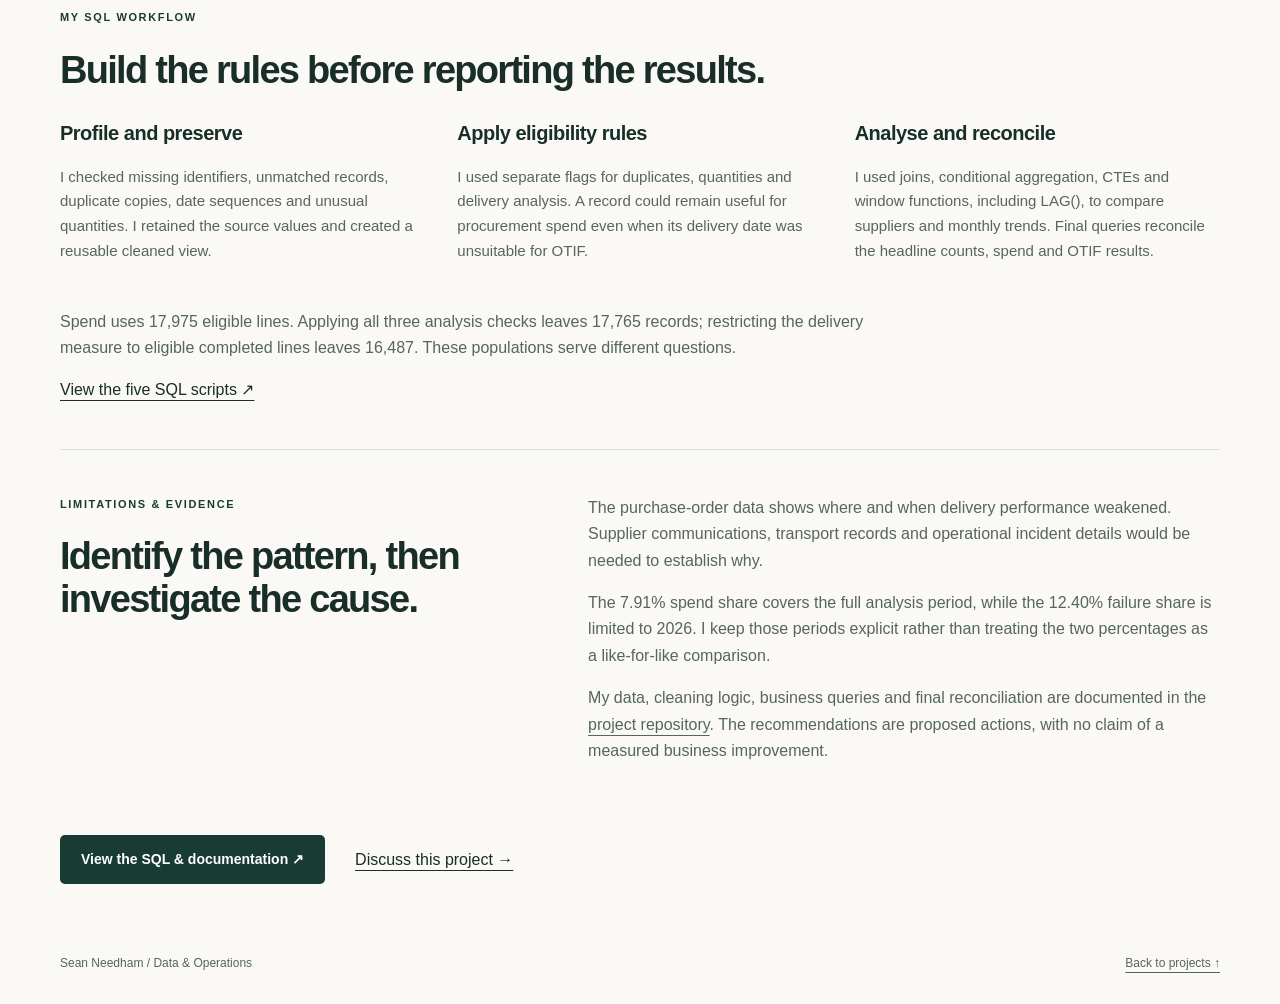
<file: sql-supply-chain.html>
<!doctype html><html lang="en"><head><meta charset="utf-8"><meta name="viewport" content="width=device-width, initial-scale=1"><title>SQL Supply Chain Analysis | Sean Needham</title><meta name="description" content="Sean Needham's SQL Server portfolio project analysing procurement spend, supplier OTIF and data quality at purchase order-line level."><link rel="icon" href="assets/favicon.svg" type="image/svg+xml"><link rel="stylesheet" href="styles.css"><meta name="theme-color" content="#183c34"></head><body><a class="skip" href="#main">Skip to content</a><header class="header wrap"><a class="brand" href="./" aria-label="Sean Needham home"><span class="monogram" aria-hidden="true">SN<span>.</span></span><span>Sean Needham</span></a><nav aria-label="Main navigation"><a href="index.html#projects">Projects</a><a href="index.html#about">About</a><a href="index.html#contact">Contact</a></nav></header>

<main id="main" class="case wrap"><a class="back-link" href="index.html#projects">← All projects</a><section class="case-intro"><p class="eyebrow">Completed project / SQL &amp; procurement</p><h1>SQL supply-chain analysis<span class="case-tagline">Turning purchase-order data into a focused supplier review.</span></h1><p class="intro">I identified four suppliers with the weakest overall delivery performance, accounting for £121.7m in procurement spend across January 2025–August 2026. Their monthly results declined sharply from January 2026. I used SQL Server to check the data and identify where a supplier review should start.</p><ul class="tags" aria-label="Tools and skills"><li>SQL Server</li><li>SSMS</li><li>CTEs</li><li>Window functions</li><li>Data validation</li></ul><p class="case-note">Independent portfolio project · January 2025–August 2026</p><a class="button" href="https://github.com/SeanNeedham/sql-supply-chain-analysis">Explore the repository ↗</a></section>
<section class="case-section case-columns"><div><p class="eyebrow">The business question</p><h2>Which suppliers need closer attention?</h2></div><div><p>I wanted to understand where delivery performance was weakest and how much procurement activity was associated with those suppliers. I joined purchase-order lines with supplier, part and warehouse information to examine the pattern from several angles.</p><p>The source contains 18,012 rows across 6,000 purchase orders. I kept the distinction between an order and an order line throughout the analysis.</p></div></section>
<section class="case-section"><p class="eyebrow">Scope &amp; measures</p><h2>The procurement picture</h2><div class="case-metrics"><div><strong>6,000</strong><span>Purchase orders</span></div><div><strong>17,975</strong><span>Spend-eligible lines</span></div><div><strong>£1.54bn</strong><span>Procurement spend</span></div><div><strong>37.37%</strong><span>Order-line OTIF</span></div></div><p>OTIF means on time and in full. Here, 6,162 of 16,487 eligible completed order lines met both conditions. It is not the percentage of whole purchase orders delivered successfully.</p></section>
<section class="case-section"><p class="eyebrow">Key findings</p><h2>Four suppliers stand out.</h2><p>I identified S027, S014, S041 and S006 as the weakest suppliers by overall on-time-in-full delivery (OTIF). Their monthly performance declines sharply from January 2026, giving the supplier review a specific period to investigate.</p>
<section class="case-columns sql-result"><div><h3>Lowest supplier OTIF results</h3><p>S027, S014, S041 and S006 have the four lowest overall supplier OTIF rates, from 23.77% to 27.22%.</p></div><figure class="case-figure"><a href="assets/sql-supply-chain/lowest_supplier_otif.png"><img src="assets/sql-supply-chain/lowest_supplier_otif.png" alt="SQL result table: Lowest supplier OTIF results" loading="lazy"></a><figcaption>My SQL query results. Select the image to view it at full size.</figcaption></figure></section><section class="case-columns sql-result"><div><h3>Priority supplier procurement spend</h3><p>The four priority suppliers account for £121.7m in procurement spend, or 7.91% of the total across the analysis period.</p></div><figure class="case-figure"><a href="assets/sql-supply-chain/priority_supplier_spend.png"><img src="assets/sql-supply-chain/priority_supplier_spend.png" alt="SQL result table: Priority supplier procurement spend" loading="lazy"></a><figcaption>My SQL query results. Select the image to view it at full size.</figcaption></figure></section><section class="case-columns sql-result"><div><h3>Priority suppliers’ share of 2026 OTIF failures</h3><p>These suppliers account for 475 of 3,832 failed eligible completed order lines in 2026: 12.40%. This measure covers 2026 only. The spend share above covers January 2025–August 2026, so the percentages are not a like-for-like comparison.</p></div><figure class="case-figure"><a href="assets/sql-supply-chain/priority_supplier_failures.png"><img src="assets/sql-supply-chain/priority_supplier_failures.png" alt="SQL result table: Priority suppliers’ share of 2026 OTIF failures" loading="lazy"></a><figcaption>My SQL query results. Select the image to view it at full size.</figcaption></figure></section>
<p>Spend with these suppliers spans all six part categories, with the largest values in Mechanical, Cold Chain and Electrical. Across five warehouses, OTIF ranges from 35.91% to 38.25%, so weak delivery performance is not confined to one warehouse.</p></section>
<section class="case-section"><p class="eyebrow">What to do next</p><h2>Start with a focused supplier review.</h2><div class="method-grid"><div><h3>Meet the four weakest suppliers</h3><p>About one in four eligible purchase-order lines from S027, S014, S041 and S006 arrived on time and complete. Procurement should review delivery plans with each supplier.</p><p>Check the share of order lines arriving on time and complete each month.</p></div><div><h3>Find out what changed</h3><p>Performance worsened sharply from January 2026. Procurement and Operations should review supplier communications, contracts, transport records and incidents from that period.</p><p>Check whether delivery performance improves after any agreed changes.</p></div><div><h3>Protect the most exposed parts</h3><p>These suppliers account for £121.7m in purchases, with the most spend in Mechanical, Cold Chain and Electrical parts. Category managers should give these parts priority in the review.</p><p>Check purchasing value and missed deliveries for each part category.</p></div></div><p>The purchase figure shows the scale of supplier activity, not a measured loss. The data shows where performance fell but not what caused it.</p></section>
<section class="case-section"><p class="eyebrow">My SQL workflow</p><h2>Build the rules before reporting the results.</h2><div class="method-grid"><div><h3>Profile and preserve</h3><p>I checked missing identifiers, unmatched records, duplicate copies, date sequences and unusual quantities. I retained the source values and created a reusable cleaned view.</p></div><div><h3>Apply eligibility rules</h3><p>I used separate flags for duplicates, quantities and delivery analysis. A record could remain useful for procurement spend even when its delivery date was unsuitable for OTIF.</p></div><div><h3>Analyse and reconcile</h3><p>I used joins, conditional aggregation, CTEs and window functions, including LAG(), to compare suppliers and monthly trends. Final queries reconcile the headline counts, spend and OTIF results.</p></div></div><p>Spend uses 17,975 eligible lines. Applying all three analysis checks leaves 17,765 records; restricting the delivery measure to eligible completed lines leaves 16,487. These populations serve different questions.</p><a href="https://github.com/SeanNeedham/sql-supply-chain-analysis/tree/main/sql">View the five SQL scripts ↗</a></section>


<section class="case-section case-columns"><div><p class="eyebrow">Limitations &amp; evidence</p><h2>Identify the pattern, then investigate the cause.</h2></div><div><p>The purchase-order data shows where and when delivery performance weakened. Supplier communications, transport records and operational incident details would be needed to establish why.</p><p>The 7.91% spend share covers the full analysis period, while the 12.40% failure share is limited to 2026. I keep those periods explicit rather than treating the two percentages as a like-for-like comparison.</p><p>My data, cleaning logic, business queries and final reconciliation are documented in the <a href="https://github.com/SeanNeedham/sql-supply-chain-analysis">project repository</a>. The recommendations are proposed actions, with no claim of a measured business improvement.</p></div></section><div class="case-end"><a class="button" href="https://github.com/SeanNeedham/sql-supply-chain-analysis">View the SQL &amp; documentation ↗</a><a href="index.html#contact">Discuss this project →</a></div></main><footer class="footer wrap"><span>Sean Needham / Data &amp; Operations</span><a href="index.html#projects">Back to projects ↑</a></footer>
</body></html>
</file>
<file: styles.css>
/* EDIT: Change the colours here to update the whole site. No build tools needed. */
:root{--paper:#faf9f5;--ink:#192e29;--muted:#56655e;--green:#183c34;--accent:#d9edb7;--line:#dce0d7;--white:#fff;--radius:12px}
*{box-sizing:border-box}html{scroll-behavior:smooth;scroll-padding-top:24px}body{margin:0;background:var(--paper);color:var(--ink);font-family:Inter,"Segoe UI",Arial,sans-serif;font-size:16px;line-height:1.65}a{color:inherit;text-underline-offset:5px}a:hover{text-decoration:underline}a:focus-visible,summary:focus-visible{outline:3px solid #547d35;outline-offset:6px}h1,h2,h3,p{margin-top:0}h1,h2,h3{line-height:1.14;letter-spacing:-.045em}p{color:var(--muted)}.wrap{width:min(1160px,calc(100% - 80px));margin-inline:auto}.header{display:flex;justify-content:space-between;align-items:center;padding-block:27px;border-bottom:1px solid var(--line);gap:24px}.brand{display:flex;align-items:center;gap:12px;font-size:15px;font-weight:650;text-decoration:none}.monogram{font-size:23px;font-weight:800;letter-spacing:-2px;background:var(--green);color:white;width:44px;height:44px;display:grid;place-content:center;position:relative}.monogram span{color:var(--accent);position:absolute;right:5px;bottom:2px}nav{display:flex;gap:30px}nav a{font-size:14px;text-decoration:none}.hero{display:grid;grid-template-columns:1.45fr 1fr;gap:75px;align-items:center;padding-block:84px 90px}.eyebrow{text-transform:uppercase;letter-spacing:.15em;font-size:11px;font-weight:750;color:var(--green);margin-bottom:22px}h1{font-size:clamp(40px,4.8vw,64px);font-weight:620;margin-bottom:25px}h1 em{font-family:Georgia,serif;font-weight:400}.intro{font-size:18px;max-width:580px;margin-bottom:30px}.button{background:var(--green);color:white;display:inline-flex;gap:38px;padding:13px 21px;border-radius:5px;text-decoration:none;font-size:14px;font-weight:600}.button:hover{background:#285447;text-decoration:none}.approach{background:#edf0e7;padding:30px;border-radius:var(--radius)}.approach .eyebrow{margin-bottom:26px}.approach ol{list-style:none;padding:0;margin:0}.approach li{display:flex;gap:18px;margin-bottom:24px}.approach li>span{font-size:12px;color:#5d7359;padding-top:3px}.approach strong{font-size:15px;font-weight:650}.approach li p{font-size:13px;margin:4px 0 0}.approach-note{font-size:11px;margin:0;padding-top:18px;border-top:1px solid #cdd4c4}.section{padding-block:65px}.projects{background:#f0f1eb;border-block:1px solid var(--line)}.section-heading{display:flex;justify-content:space-between;align-items:end;gap:32px;margin-bottom:35px}.section-heading .eyebrow{margin-bottom:12px}h2{font-size:clamp(28px,3vw,38px);font-weight:600;margin-bottom:0}.section-heading>p{font-size:14px;margin-bottom:0}.project-grid{display:grid;grid-template-columns:1fr 1fr;gap:22px}.card{background:var(--white);border:1px solid var(--line);border-radius:var(--radius);padding:28px;display:flex;flex-direction:column}.card-top{display:flex;justify-content:space-between;align-items:center;flex-wrap:wrap;gap:12px;margin-bottom:32px}.project-number{font-size:10px;letter-spacing:.1em;font-weight:700;color:var(--muted)}.status{font-size:10px;background:#edf1e8;color:#43533d;padding:4px 9px;border-radius:20px}.card h3{font-size:29px;margin-bottom:10px}.card .project-subtitle{color:var(--ink);font-size:15px;margin-bottom:15px}.card>p{font-size:14px;max-width:440px}.tags,.skills{list-style:none;padding:0;display:flex;flex-wrap:wrap;gap:8px}.tags{margin:7px 0 26px}.tags li{font-size:11px;border:1px solid var(--line);border-radius:4px;padding:3px 9px}details{margin-top:auto;border-top:1px solid var(--line);padding-top:15px}summary{font-size:13px;font-weight:600;cursor:pointer;list-style:none;display:flex;justify-content:space-between;gap:20px}summary::-webkit-details-marker{display:none}summary>span{font-size:20px;font-weight:400;line-height:1}details[open] summary>span{transform:rotate(45deg)}.outline{padding-top:16px}.outline p{font-size:13px}.outline p:last-child{margin-bottom:0}.future{background:#f7f9f2}.about{display:grid;grid-template-columns:1fr 1fr;gap:80px;padding-block:80px}.about p{font-size:16px}.skills-title{font-size:14px;letter-spacing:0;margin-top:28px;margin-bottom:14px}.skills{gap:9px;margin-bottom:0}.skills li{background:#e9ede2;padding:5px 12px;border-radius:4px;font-size:12px}.contact{background:var(--green);color:#fff;border-radius:var(--radius);padding:38px;display:flex;align-items:center;justify-content:space-between;gap:30px}.contact .eyebrow{color:var(--accent);margin-bottom:12px}.contact h2{font-size:32px}.contact p{color:#d8e2dc;font-size:14px;margin:14px 0 0}.contact .contact-placeholder{font-size:14px;flex-shrink:0}.contact-placeholder span{font-size:12px;color:#c3d0c8}.contact-links{display:flex;flex-wrap:wrap;gap:20px}.footer{padding-block:30px;display:flex;justify-content:space-between;gap:20px;font-size:12px;color:var(--muted)}.footer span span{padding-inline:8px}.skip{position:absolute;top:-100px;left:20px;z-index:10;background:var(--white);padding:12px}.skip:focus{top:10px}
@media(max-width:950px){.hero{gap:35px}.wrap{width:calc(100% - 48px)}.hero{padding-block:60px}.approach{padding:24px}.about{gap:36px}.contact{align-items:start;flex-direction:column}}
@media(max-width:680px){.wrap{width:calc(100% - 36px)}.header{padding-block:18px;gap:12px}.brand>span:last-child{display:none}nav{gap:22px}.hero,.about{grid-template-columns:1fr;gap:35px}.hero{padding-block:45px}.intro{font-size:17px}.approach{padding:25px}.section{padding-block:44px}.section-heading{display:block}.section-heading>p{margin-top:20px}.project-grid{grid-template-columns:1fr}.card{padding:24px}.card-top{margin-bottom:25px}.card h3{font-size:27px}.about{gap:25px}.contact{padding:27px}.contact h2{font-size:29px}.footer{flex-direction:column;gap:8px}.eyebrow{font-size:10px}}
@media(prefers-reduced-motion:reduce){html{scroll-behavior:auto}}

/* Project case studies */
.project-preview{display:block;margin:5px 0 20px}.project-preview img{width:100%;height:auto;display:block;border-radius:6px}.project-actions{display:flex;flex-wrap:wrap;gap:12px 25px;margin-top:auto;padding-top:15px;border-top:1px solid var(--line);font-size:13px;font-weight:600}.case{padding-top:30px}.back-link{font-size:13px}.case-intro{padding:45px 0 40px;max-width:850px}.case-intro h1{margin-bottom:25px}.case-tagline{display:block;font-size:clamp(25px,3.4vw,42px);font-weight:400;margin-top:18px;line-height:1.2}.case-note{font-size:13px}.case-figure{margin:25px 0}.case-figure img{display:block;width:100%;height:auto;border-radius:8px;border:1px solid var(--line)}figcaption{font-size:12px;line-height:1.6;color:var(--muted);margin-top:10px}.case-section{padding:45px 0;border-top:1px solid var(--line)}.case-section h2{margin-bottom:25px}.case-section p{max-width:850px}.case-columns{display:grid;grid-template-columns:1fr 1.35fr;gap:60px}.method-grid{display:grid;grid-template-columns:repeat(3,1fr);gap:32px;margin:30px 0}.method-grid h3{font-size:20px;letter-spacing:-.025em}.method-grid p{font-size:15px}.case-metrics{display:grid;grid-template-columns:repeat(4,1fr);gap:15px;margin:30px 0 40px}.case-metrics>div{background:#e9ede2;padding:22px;border-radius:8px}.case-metrics strong{display:block;font-size:32px;letter-spacing:-.04em}.case-metrics span{font-size:13px;color:var(--muted)}.gallery{display:grid;grid-template-columns:1fr 1fr;gap:28px}.gallery .case-figure{margin:0}.case-end{display:flex;align-items:center;gap:30px;flex-wrap:wrap;padding-block:10px 40px}@media(max-width:760px){.case-columns,.method-grid,.gallery{grid-template-columns:1fr;gap:22px}.case-metrics{grid-template-columns:1fr 1fr}.case-metrics strong{font-size:28px}.case-metrics>div{padding:18px}.case-section{padding-block:32px}.case-intro{padding-top:32px}}

.sql-result{padding-block:25px;align-items:center}.sql-result h3{font-size:23px}.sql-result img{background:#222}

.case-code{overflow-x:auto;padding:20px;background:#edf0e7;border-radius:6px;font-size:13px;line-height:1.6}.case-section>details+details{margin-top:18px}.case-section .outline li{font-size:14px;color:var(--muted)}

/* About photo: replace assets/sean-needham.jpg to update. */
.about-portrait{display:block;width:min(100%,280px);height:auto;margin-top:28px;border-radius:12px}
</file>
